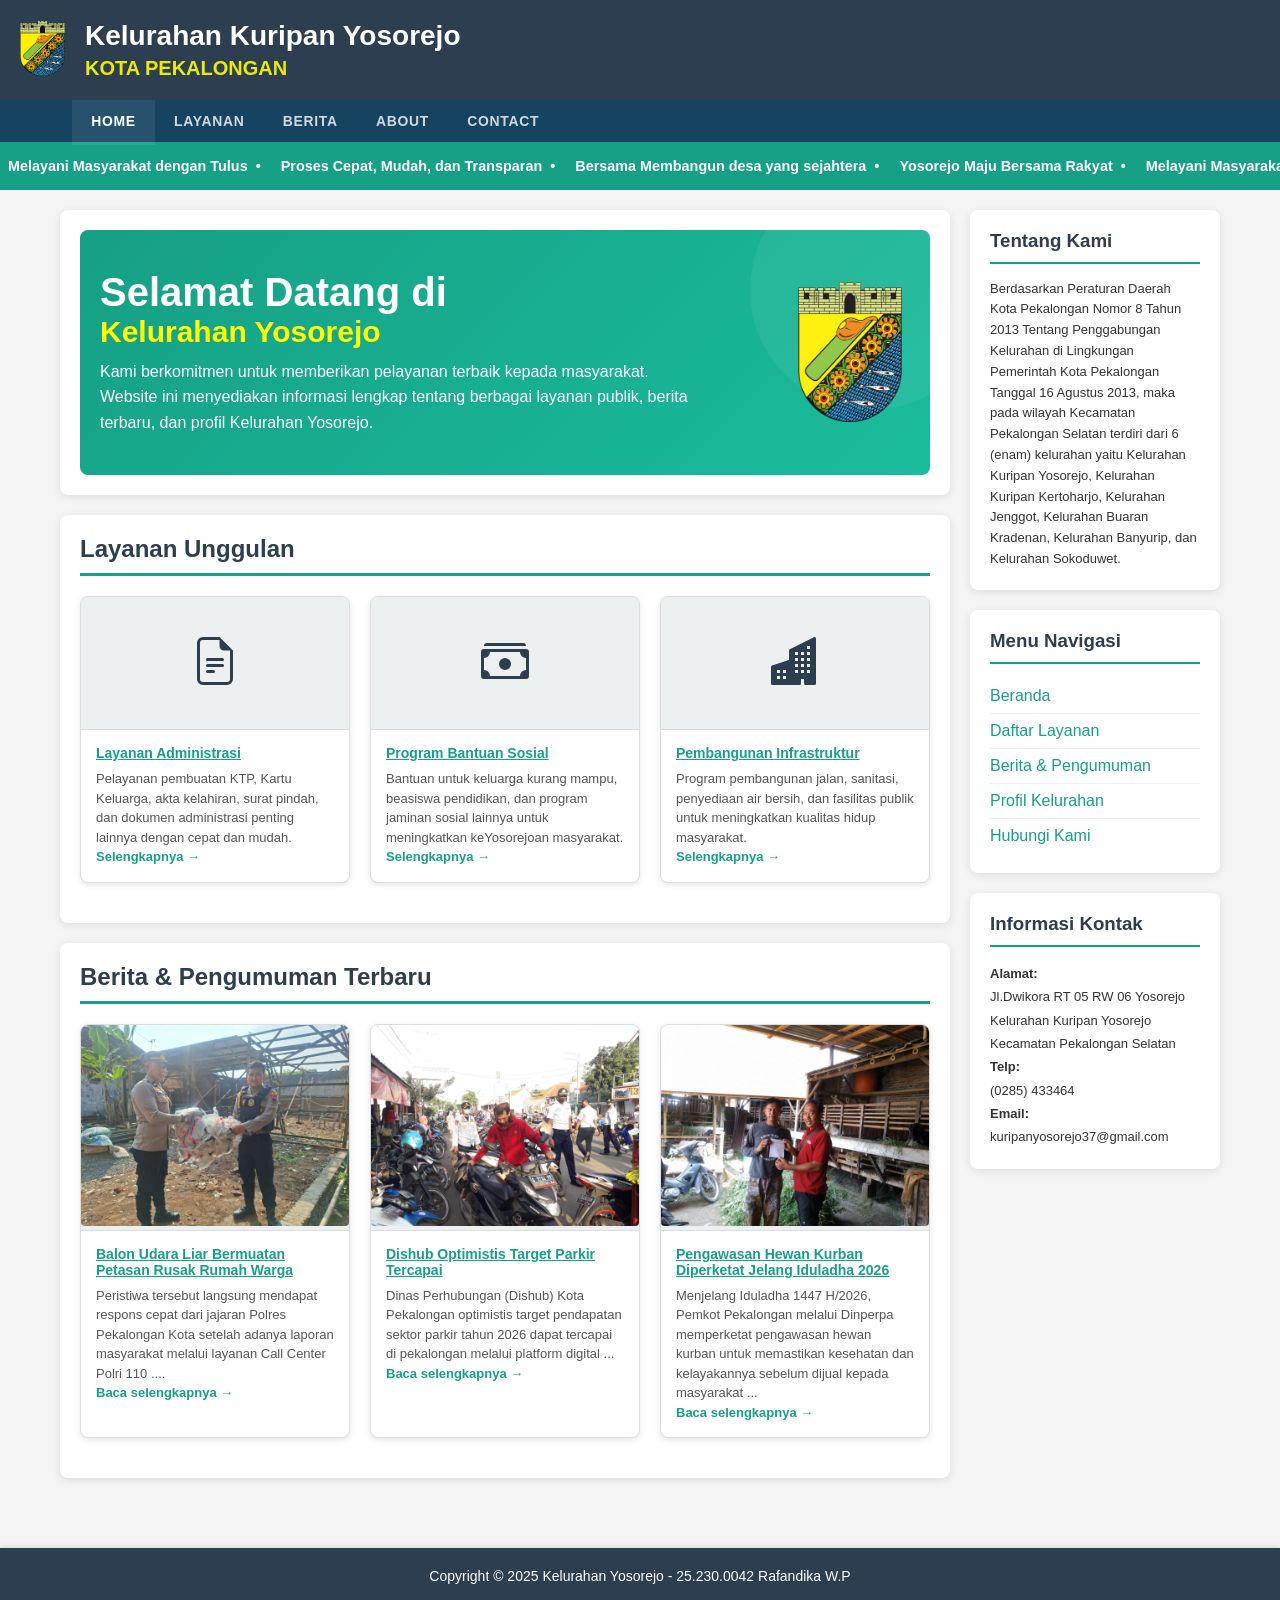
<file: index.html>
<!doctype html>
<html lang="id">
  <head>
    <meta charset="UTF-8" />
    <meta name="viewport" content="width=device-width, initial-scale=1.0" />
    <title>Website Layanan Kelurahan</title>
    <link rel="stylesheet" href="style.css" />
  </head>
  <body>
    <header>
      <div class="logo">
        <img src="img/logokota.png" alt="" />
      </div>
      <div class="header-text">
        <h1>Kelurahan Kuripan Yosorejo</h1>
        <p>Kota Pekalongan</p>
      </div>
    </header>

    <nav class="navigasi">
      <ul>
        <li><a href="index.html" class="aktif"> HOME</a></li>
        <li><a href="layanan.html"> LAYANAN</a></li>
        <li><a href="berita.html"> BERITA</a></li>
        <li><a href="about.html"> ABOUT</a></li>
        <li><a href="contact.html"> CONTACT</a></li>
      </ul>
    </nav>

    <div class="slogan-berjalan">
      <div class="slogan-teks">
        <span>Melayani Masyarakat dengan Tulus &nbsp;&bull;&nbsp;</span>
        <span>Proses Cepat, Mudah, dan Transparan &nbsp;&bull;&nbsp;</span>
        <span>Bersama Membangun desa yang sejahtera &nbsp;&bull;&nbsp;</span>
        <span>Yosorejo Maju Bersama Rakyat &nbsp;&bull;&nbsp;</span>
        <span>Melayani Masyarakat dengan Tulus &nbsp;&bull;&nbsp;</span>
        <span>Proses Cepat, Mudah, dan Transparan &nbsp;&bull;&nbsp;</span>
        <span>Bersama Membangun desa yang sejahtera &nbsp;&bull;&nbsp;</span>
        <span>Yosorejo Maju Bersama Rakyat &nbsp;&bull;&nbsp;</span>
      </div>
    </div>

    <div class="container">
      <main class="main-content">
        <section class="konten">
          <div class="selamat-datang">
            <div class="hero-main">
              <span>Selamat Datang di</span>
              <span>Kelurahan Yosorejo</span>
              <p>
                Kami berkomitmen untuk memberikan pelayanan terbaik kepada
                masyarakat. Website ini menyediakan informasi lengkap tentang
                berbagai layanan publik, berita terbaru, dan profil Kelurahan
                Yosorejo.
              </p>
            </div>
            <div class="hero-logo">
              <img src="img/logokota.png" alt="" />
            </div>
          </div>
        </section>

        <section class="konten">
          <h2>Layanan Unggulan</h2>
          <div class="produk-grid">
            <div class="produk-item">
              <div class="produk-gambar">
                <p>
                  <svg
                    xmlns="http://www.w3.org/2000/svg"
                    width="48"
                    height="48"
                    fill="currentColor"
                    class="bi bi-file-earmark-text"
                    viewBox="0 0 16 16"
                  >
                    <path
                      d="M5.5 7a.5.5 0 0 0 0 1h5a.5.5 0 0 0 0-1zM5 9.5a.5.5 0 0 1 .5-.5h5a.5.5 0 0 1 0 1h-5a.5.5 0 0 1-.5-.5m0 2a.5.5 0 0 1 .5-.5h2a.5.5 0 0 1 0 1h-2a.5.5 0 0 1-.5-.5"
                    />
                    <path
                      d="M9.5 0H4a2 2 0 0 0-2 2v12a2 2 0 0 0 2 2h8a2 2 0 0 0 2-2V4.5zm0 1v2A1.5 1.5 0 0 0 11 4.5h2V14a1 1 0 0 1-1 1H4a1 1 0 0 1-1-1V2a1 1 0 0 1 1-1z"
                    />
                  </svg>
                </p>
              </div>
              <div class="produk-info">
                <h3>Layanan Administrasi</h3>
                <p>
                  Pelayanan pembuatan KTP, Kartu Keluarga, akta kelahiran, surat
                  pindah, dan dokumen administrasi penting lainnya dengan cepat
                  dan mudah.
                </p>
                <p>
                  <a
                    href="layanan.html"
                    style="
                      color: #16a085;
                      text-decoration: none;
                      font-weight: bold;
                    "
                    >Selengkapnya →</a
                  >
                </p>
              </div>
            </div>

            <div class="produk-item">
              <div class="produk-gambar">
                <p>
                  <svg
                    xmlns="http://www.w3.org/2000/svg"
                    width="48"
                    height="48"
                    fill="currentColor"
                    class="bi bi-cash-stack"
                    viewBox="0 0 16 16"
                  >
                    <path
                      d="M1 3a1 1 0 0 1 1-1h12a1 1 0 0 1 1 1zm7 8a2 2 0 1 0 0-4 2 2 0 0 0 0 4"
                    />
                    <path
                      d="M0 5a1 1 0 0 1 1-1h14a1 1 0 0 1 1 1v8a1 1 0 0 1-1 1H1a1 1 0 0 1-1-1zm3 0a2 2 0 0 1-2 2v4a2 2 0 0 1 2 2h10a2 2 0 0 1 2-2V7a2 2 0 0 1-2-2z"
                    />
                  </svg>
                </p>
              </div>
              <div class="produk-info">
                <h3>Program Bantuan Sosial</h3>
                <p>
                  Bantuan untuk keluarga kurang mampu, beasiswa pendidikan, dan
                  program jaminan sosial lainnya untuk meningkatkan keYosorejoan
                  masyarakat.
                </p>
                <p>
                  <a
                    href="layanan.html"
                    style="
                      color: #16a085;
                      text-decoration: none;
                      font-weight: bold;
                    "
                    >Selengkapnya →</a
                  >
                </p>
              </div>
            </div>

            <div class="produk-item">
              <div class="produk-gambar">
                <p>
                  <svg
                    xmlns="http://www.w3.org/2000/svg"
                    width="48"
                    height="48"
                    fill="currentColor"
                    class="bi bi-buildings-fill"
                    viewBox="0 0 16 16"
                  >
                    <path
                      d="M15 .5a.5.5 0 0 0-.724-.447l-8 4A.5.5 0 0 0 6 4.5v3.14L.342 9.526A.5.5 0 0 0 0 10v5.5a.5.5 0 0 0 .5.5h9a.5.5 0 0 0 .5-.5V14h1v1.5a.5.5 0 0 0 .5.5h3a.5.5 0 0 0 .5-.5zM2 11h1v1H2zm2 0h1v1H4zm-1 2v1H2v-1zm1 0h1v1H4zm9-10v1h-1V3zM8 5h1v1H8zm1 2v1H8V7zM8 9h1v1H8zm2 0h1v1h-1zm-1 2v1H8v-1zm1 0h1v1h-1zm3-2v1h-1V9zm-1 2h1v1h-1zm-2-4h1v1h-1zm3 0v1h-1V7zm-2-2v1h-1V5zm1 0h1v1h-1z"
                    />
                  </svg>
                </p>
              </div>
              <div class="produk-info">
                <h3>Pembangunan Infrastruktur</h3>
                <p>
                  Program pembangunan jalan, sanitasi, penyediaan air bersih,
                  dan fasilitas publik untuk meningkatkan kualitas hidup
                  masyarakat.
                </p>
                <p>
                  <a
                    href="layanan.html"
                    style="
                      color: #16a085;
                      text-decoration: none;
                      font-weight: bold;
                    "
                    >Selengkapnya →</a
                  >
                </p>
              </div>
            </div>
          </div>
        </section>

        <section class="konten">
          <h2>Berita & Pengumuman Terbaru</h2>
          <div class="produk-grid">
            <div class="produk-item">
              <div class="produk-gambar-berita">
                <img src="img/berita1.jpeg" alt="" />
              </div>
              <div class="produk-info">
                <h3>Balon Udara Liar Bermuatan Petasan Rusak Rumah Warga</h3>
                <p>
                  Peristiwa tersebut langsung mendapat respons cepat dari
                  jajaran Polres Pekalongan Kota setelah adanya laporan
                  masyarakat melalui layanan Call Center Polri 110 ....
                </p>
                <p>
                  <a
                    href="berita.html"
                    style="
                      color: #16a085;
                      text-decoration: none;
                      font-weight: bold;
                    "
                    >Baca selengkapnya →</a
                  >
                </p>
              </div>
            </div>
            <div class="produk-item">
              <div class="produk-gambar-berita">
                <img src="img/berita2.jpeg" alt="" />
              </div>
              <div class="produk-info">
                <h3>Dishub Optimistis Target Parkir Tercapai</h3>
                <p>
                  Dinas Perhubungan (Dishub) Kota Pekalongan optimistis target
                  pendapatan sektor parkir tahun 2026 dapat tercapai di
                  pekalongan melalui platform digital ...
                </p>
                <p>
                  <a
                    href="berita.html"
                    style="
                      color: #16a085;
                      text-decoration: none;
                      font-weight: bold;
                    "
                    >Baca selengkapnya →</a
                  >
                </p>
              </div>
            </div>
            <div class="produk-item">
              <div class="produk-gambar-berita">
                <img src="img/berita3.jpeg" alt="" />
              </div>
              <div class="produk-info">
                <h3>Pengawasan Hewan Kurban Diperketat Jelang Iduladha 2026</h3>
                <p>
                  Menjelang Iduladha 1447 H/2026, Pemkot Pekalongan melalui
                  Dinperpa memperketat pengawasan hewan kurban untuk memastikan
                  kesehatan dan kelayakannya sebelum dijual kepada masyarakat
                  ...
                </p>
                <p>
                  <a
                    href="berita.html"
                    style="
                      color: #16a085;
                      text-decoration: none;
                      font-weight: bold;
                    "
                    >Baca selengkapnya →</a
                  >
                </p>
              </div>
            </div>
          </div>
        </section>
      </main>

      <aside class="sidebar">
        <div class="sidebar-box" id="about">
          <h3>Tentang Kami</h3>
          <p style="font-size: 13px; line-height: 1.6">
            Berdasarkan Peraturan Daerah Kota Pekalongan Nomor 8 Tahun 2013
            Tentang Penggabungan Kelurahan di Lingkungan Pemerintah Kota
            Pekalongan Tanggal 16 Agustus 2013, maka pada wilayah Kecamatan
            Pekalongan Selatan terdiri dari 6 (enam) kelurahan yaitu Kelurahan
            Kuripan Yosorejo, Kelurahan Kuripan Kertoharjo, Kelurahan Jenggot,
            Kelurahan Buaran Kradenan, Kelurahan Banyurip, dan Kelurahan
            Sokoduwet.
          </p>
        </div>

        <div class="sidebar-box">
          <h3>Menu Navigasi</h3>
          <ul>
            <li><a href="index.html">Beranda</a></li>
            <li><a href="layanan.html">Daftar Layanan</a></li>
            <li><a href="berita.html">Berita & Pengumuman</a></li>
            <li><a href="about.html">Profil Kelurahan</a></li>
            <li><a href="contact.html">Hubungi Kami</a></li>
          </ul>
        </div>

        <div class="sidebar-box" id="contact">
          <h3>Informasi Kontak</h3>
          <p style="font-size: 13px; line-height: 1.8">
            <strong>Alamat:</strong><br />
            Jl.Dwikora RT 05 RW 06 Yosorejo Kelurahan Kuripan Yosorejo Kecamatan
            Pekalongan Selatan<br />
            <strong>Telp:</strong><br />
            (0285) 433464<br />
            <strong>Email:</strong> kuripanyosorejo37@gmail.com
          </p>
        </div>
      </aside>
    </div>

    <footer>
        <p>Copyright &copy; 2025 Kelurahan Yosorejo - 25.230.0042 Rafandika W.P</p>
    </footer>
  </body>
</html>
</file>
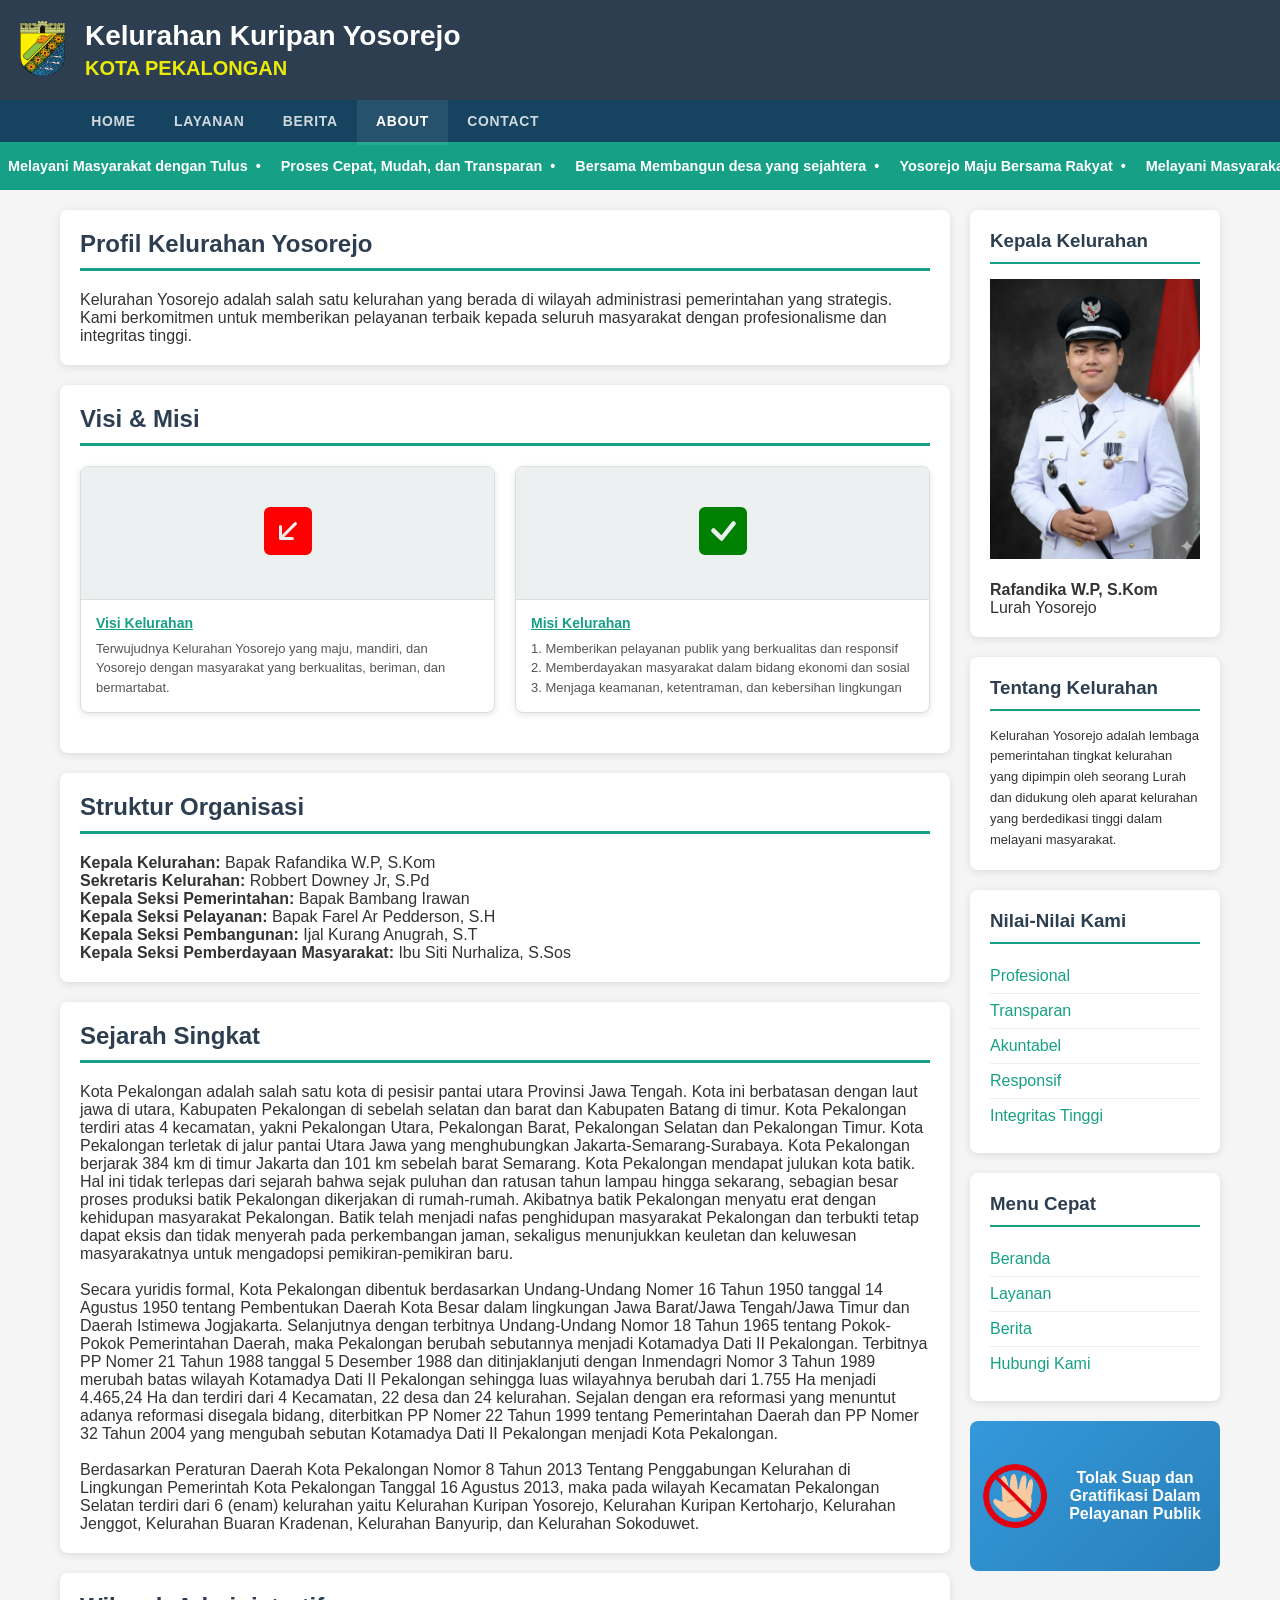
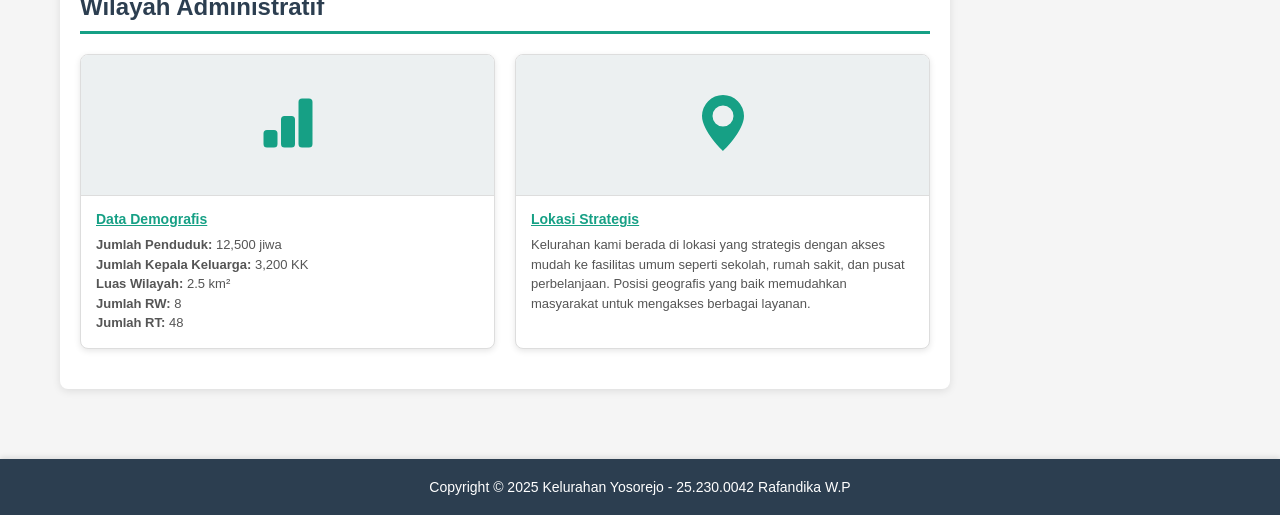
<file: about.html>
<!doctype html>
<html lang="id">
  <head>
    <meta charset="UTF-8" />
    <meta name="viewport" content="width=device-width, initial-scale=1.0" />
    <title>About - Kelurahan Yosorejo</title>
    <link rel="stylesheet" href="style.css" />
  </head>
  <body>
    <header>
      <div class="logo">
        <img src="img/logokota.png" alt="" />
      </div>
      <div class="header-text">
        <h1>Kelurahan Kuripan Yosorejo</h1>
        <p>Kota Pekalongan</p>
      </div>
    </header>

    <nav class="navigasi">
      <ul>
        <li><a href="index.html">HOME</a></li>
        <li><a href="layanan.html">LAYANAN</a></li>
        <li><a href="berita.html">BERITA</a></li>
        <li><a href="about.html" class="aktif">ABOUT</a></li>
        <li><a href="contact.html">CONTACT</a></li>
      </ul>
    </nav>

    <div class="slogan-berjalan">
      <div class="slogan-teks">
        <span>Melayani Masyarakat dengan Tulus &nbsp;&bull;&nbsp;</span>
        <span>Proses Cepat, Mudah, dan Transparan &nbsp;&bull;&nbsp;</span>
        <span>Bersama Membangun desa yang sejahtera &nbsp;&bull;&nbsp;</span>
        <span>Yosorejo Maju Bersama Rakyat &nbsp;&bull;&nbsp;</span>
        <span>Melayani Masyarakat dengan Tulus &nbsp;&bull;&nbsp;</span>
        <span>Proses Cepat, Mudah, dan Transparan &nbsp;&bull;&nbsp;</span>
        <span>Bersama Membangun desa yang sejahtera &nbsp;&bull;&nbsp;</span>
        <span>Yosorejo Maju Bersama Rakyat &nbsp;&bull;&nbsp;</span>
      </div>
    </div>

    <div class="container">
      <main class="main-content">
        <section class="konten">
          <h2>Profil Kelurahan Yosorejo</h2>
          <p>
            Kelurahan Yosorejo adalah salah satu kelurahan yang berada di
            wilayah administrasi pemerintahan yang strategis. Kami berkomitmen
            untuk memberikan pelayanan terbaik kepada seluruh masyarakat dengan
            profesionalisme dan integritas tinggi.
          </p>
        </section>

        <section class="konten">
          <h2>Visi & Misi</h2>
          <div class="produk-grid">
            <div class="produk-item">
              <div class="produk-gambar">
                <p>
                  <svg
                    xmlns="http://www.w3.org/2000/svg"
                    width="48"
                    height="48"
                    fill="red"
                    class="bi bi-arrow-down-left-square-fill"
                    viewBox="0 0 16 16"
                  >
                    <path
                      d="M2 16a2 2 0 0 1-2-2V2a2 2 0 0 1 2-2h12a2 2 0 0 1 2 2v12a2 2 0 0 1-2 2zm8.096-10.803L6 9.293V6.525a.5.5 0 0 0-1 0V10.5a.5.5 0 0 0 .5.5h3.975a.5.5 0 0 0 0-1H6.707l4.096-4.096a.5.5 0 1 0-.707-.707"
                    />
                  </svg>
                </p>
              </div>
              <div class="produk-info">
                <h3>Visi Kelurahan</h3>
                <p>
                  Terwujudnya Kelurahan Yosorejo yang maju, mandiri, dan
                  Yosorejo dengan masyarakat yang berkualitas, beriman, dan
                  bermartabat.
                </p>
              </div>
            </div>

            <div class="produk-item">
              <div class="produk-gambar">
                <p>
                  <svg
                    xmlns="http://www.w3.org/2000/svg"
                    width="48"
                    height="48"
                    fill="green"
                    class="bi bi-check-square-fill"
                    viewBox="0 0 16 16"
                  >
                    <path
                      d="M2 0a2 2 0 0 0-2 2v12a2 2 0 0 0 2 2h12a2 2 0 0 0 2-2V2a2 2 0 0 0-2-2zm10.03 4.97a.75.75 0 0 1 .011 1.05l-3.992 4.99a.75.75 0 0 1-1.08.02L4.324 8.384a.75.75 0 1 1 1.06-1.06l2.094 2.093 3.473-4.425a.75.75 0 0 1 1.08-.022z"
                    />
                  </svg>
                </p>
              </div>
              <div class="produk-info">
                <h3>Misi Kelurahan</h3>
                <p>
                  1. Memberikan pelayanan publik yang berkualitas dan responsif
                  <br />2. Memberdayakan masyarakat dalam bidang ekonomi dan
                  sosial <br />3. Menjaga keamanan, ketentraman, dan kebersihan
                  lingkungan
                </p>
              </div>
            </div>
          </div>
        </section>

        <section class="konten">
          <h2>Struktur Organisasi</h2>
          <p><strong>Kepala Kelurahan:</strong> Bapak Rafandika W.P, S.Kom</p>
          <p><strong>Sekretaris Kelurahan:</strong> Robbert Downey Jr, S.Pd</p>
          <p>
            <strong>Kepala Seksi Pemerintahan:</strong> Bapak Bambang Irawan
          </p>
          <p><strong>Kepala Seksi Pelayanan:</strong> Bapak Farel Ar Pedderson, S.H</p>
          <p>
            <strong>Kepala Seksi Pembangunan:</strong> Ijal Kurang Anugrah, S.T
          </p>
          <p>
            <strong>Kepala Seksi Pemberdayaan Masyarakat:</strong> Ibu Siti Nurhaliza, S.Sos
          </p>
        </section>

        <section class="konten">
          <h2>Sejarah Singkat</h2>
          <p>
            Kota Pekalongan adalah salah satu kota di pesisir pantai utara
            Provinsi Jawa Tengah. Kota ini berbatasan dengan laut jawa di utara,
            Kabupaten Pekalongan di sebelah selatan dan barat dan Kabupaten
            Batang di timur. Kota Pekalongan terdiri atas 4 kecamatan, yakni
            Pekalongan Utara, Pekalongan Barat, Pekalongan Selatan dan
            Pekalongan Timur. Kota Pekalongan terletak di jalur pantai Utara
            Jawa yang menghubungkan Jakarta-Semarang-Surabaya. Kota Pekalongan
            berjarak 384 km di timur Jakarta dan 101 km sebelah barat Semarang.
            Kota Pekalongan mendapat julukan kota batik. Hal ini tidak terlepas
            dari sejarah bahwa sejak puluhan dan ratusan tahun lampau hingga
            sekarang, sebagian besar proses produksi batik Pekalongan dikerjakan
            di rumah-rumah. Akibatnya batik Pekalongan menyatu erat dengan
            kehidupan masyarakat Pekalongan. Batik telah menjadi nafas
            penghidupan masyarakat Pekalongan dan terbukti tetap dapat eksis dan
            tidak menyerah pada perkembangan jaman, sekaligus menunjukkan
            keuletan dan keluwesan masyarakatnya untuk mengadopsi
            pemikiran-pemikiran baru. <br />
            <br />
            Secara yuridis formal, Kota Pekalongan dibentuk berdasarkan
            Undang-Undang Nomer 16 Tahun 1950 tanggal 14 Agustus 1950 tentang
            Pembentukan Daerah Kota Besar dalam lingkungan Jawa Barat/Jawa
            Tengah/Jawa Timur dan Daerah Istimewa Jogjakarta. Selanjutnya dengan
            terbitnya Undang-Undang Nomor 18 Tahun 1965 tentang Pokok-Pokok
            Pemerintahan Daerah, maka Pekalongan berubah sebutannya menjadi
            Kotamadya Dati II Pekalongan. Terbitnya PP Nomer 21 Tahun 1988
            tanggal 5 Desember 1988 dan ditinjaklanjuti dengan Inmendagri Nomor
            3 Tahun 1989 merubah batas wilayah Kotamadya Dati II Pekalongan
            sehingga luas wilayahnya berubah dari 1.755 Ha menjadi 4.465,24 Ha
            dan terdiri dari 4 Kecamatan, 22 desa dan 24 kelurahan. Sejalan
            dengan era reformasi yang menuntut adanya reformasi disegala bidang,
            diterbitkan PP Nomer 22 Tahun 1999 tentang Pemerintahan Daerah dan
            PP Nomer 32 Tahun 2004 yang mengubah sebutan Kotamadya Dati II
            Pekalongan menjadi Kota Pekalongan.
            <br /><br />

            Berdasarkan Peraturan Daerah Kota Pekalongan Nomor 8 Tahun 2013
            Tentang Penggabungan Kelurahan di Lingkungan Pemerintah Kota
            Pekalongan Tanggal 16 Agustus 2013, maka pada wilayah Kecamatan
            Pekalongan Selatan terdiri dari 6 (enam) kelurahan yaitu Kelurahan
            Kuripan Yosorejo, Kelurahan Kuripan Kertoharjo, Kelurahan Jenggot,
            Kelurahan Buaran Kradenan, Kelurahan Banyurip, dan Kelurahan
            Sokoduwet.
          </p>
        </section>

        <section class="konten">
          <h2>Wilayah Administratif</h2>
          <div class="produk-grid">
            <div class="produk-item">
              <div class="produk-gambar">
                <p>
                  <svg
                    xmlns="http://www.w3.org/2000/svg"
                    width="56"
                    height="56"
                    fill="#16A085"
                    class="bi bi-bar-chart-fill"
                    viewBox="0 0 16 16"
                  >
                    <path
                      d="M1 11a1 1 0 0 1 1-1h2a1 1 0 0 1 1 1v3a1 1 0 0 1-1 1H2a1 1 0 0 1-1-1zm5-4a1 1 0 0 1 1-1h2a1 1 0 0 1 1 1v7a1 1 0 0 1-1 1H7a1 1 0 0 1-1-1zm5-5a1 1 0 0 1 1-1h2a1 1 0 0 1 1 1v12a1 1 0 0 1-1 1h-2a1 1 0 0 1-1-1z"
                    />
                  </svg>
                </p>
              </div>
              <div class="produk-info">
                <h3>Data Demografis</h3>
                <p>
                  <strong>Jumlah Penduduk:</strong> 12,500 jiwa <br /><strong
                    >Jumlah Kepala Keluarga:</strong
                  >
                  3,200 KK <br /><strong>Luas Wilayah:</strong> 2.5 km²
                  <br /><strong>Jumlah RW:</strong> 8 <br /><strong
                    >Jumlah RT:</strong
                  >
                  48
                </p>
              </div>
            </div>

            <div class="produk-item">
              <div class="produk-gambar">
                <p>
                  <svg
                    xmlns="http://www.w3.org/2000/svg"
                    width="56"
                    height="56"
                    fill="#16A085"
                    class="bi bi-geo-alt-fill"
                    viewBox="0 0 16 16"
                  >
                    <path
                      d="M8 16s6-5.686 6-10A6 6 0 0 0 2 6c0 4.314 6 10 6 10m0-7a3 3 0 1 1 0-6 3 3 0 0 1 0 6"
                    />
                  </svg>
                </p>
              </div>
              <div class="produk-info">
                <h3>Lokasi Strategis</h3>
                <p>
                  Kelurahan kami berada di lokasi yang strategis dengan akses
                  mudah ke fasilitas umum seperti sekolah, rumah sakit, dan
                  pusat perbelanjaan. Posisi geografis yang baik memudahkan
                  masyarakat untuk mengakses berbagai layanan.
                </p>
              </div>
            </div>
          </div>
        </section>
      </main>

      

      <aside class="sidebar">

        <div class="sidebar-box lurah-box">
          <h3>Kepala Kelurahan</h3>
          <img src="img/fotolurah.png" alt="">
            <br>
            <br>
            <span style="font-weight: bold;">Rafandika W.P, S.Kom</span>
            <br>
            Lurah Yosorejo</p>
        </div>

        <div class="sidebar-box">
          <h3>Tentang Kelurahan</h3>
          <p style="font-size: 13px; line-height: 1.6">
            Kelurahan Yosorejo adalah lembaga pemerintahan tingkat kelurahan
            yang dipimpin oleh seorang Lurah dan didukung oleh aparat kelurahan
            yang berdedikasi tinggi dalam melayani masyarakat.
          </p>
        </div>

        <div class="sidebar-box">
          <h3>Nilai-Nilai Kami</h3>
          <ul>
            <li><a href="#">Profesional</a></li>
            <li><a href="#">Transparan</a></li>
            <li><a href="#">Akuntabel</a></li>
            <li><a href="#">Responsif</a></li>
            <li><a href="#">Integritas Tinggi</a></li>
          </ul>
        </div>

        <div class="sidebar-box">
          <h3>Menu Cepat</h3>
          <ul>
            <li><a href="index.html">Beranda</a></li>
            <li><a href="layanan.html">Layanan</a></li>
            <li><a href="berita.html">Berita</a></li>
            <li><a href="contact.html">Hubungi Kami</a></li>
          </ul>
        </div>

        <div class="iklan-suap">
          <img src="img/no.png" alt="" />
          <p>Tolak Suap dan Gratifikasi Dalam Pelayanan Publik</p>
        </div>
      </aside>
    </div>

    <footer>
      <p>
        Copyright &copy; 2025 Kelurahan Yosorejo - 25.230.0042 Rafandika W.P
      </p>
    </footer>
  </body>
</html>
</file>
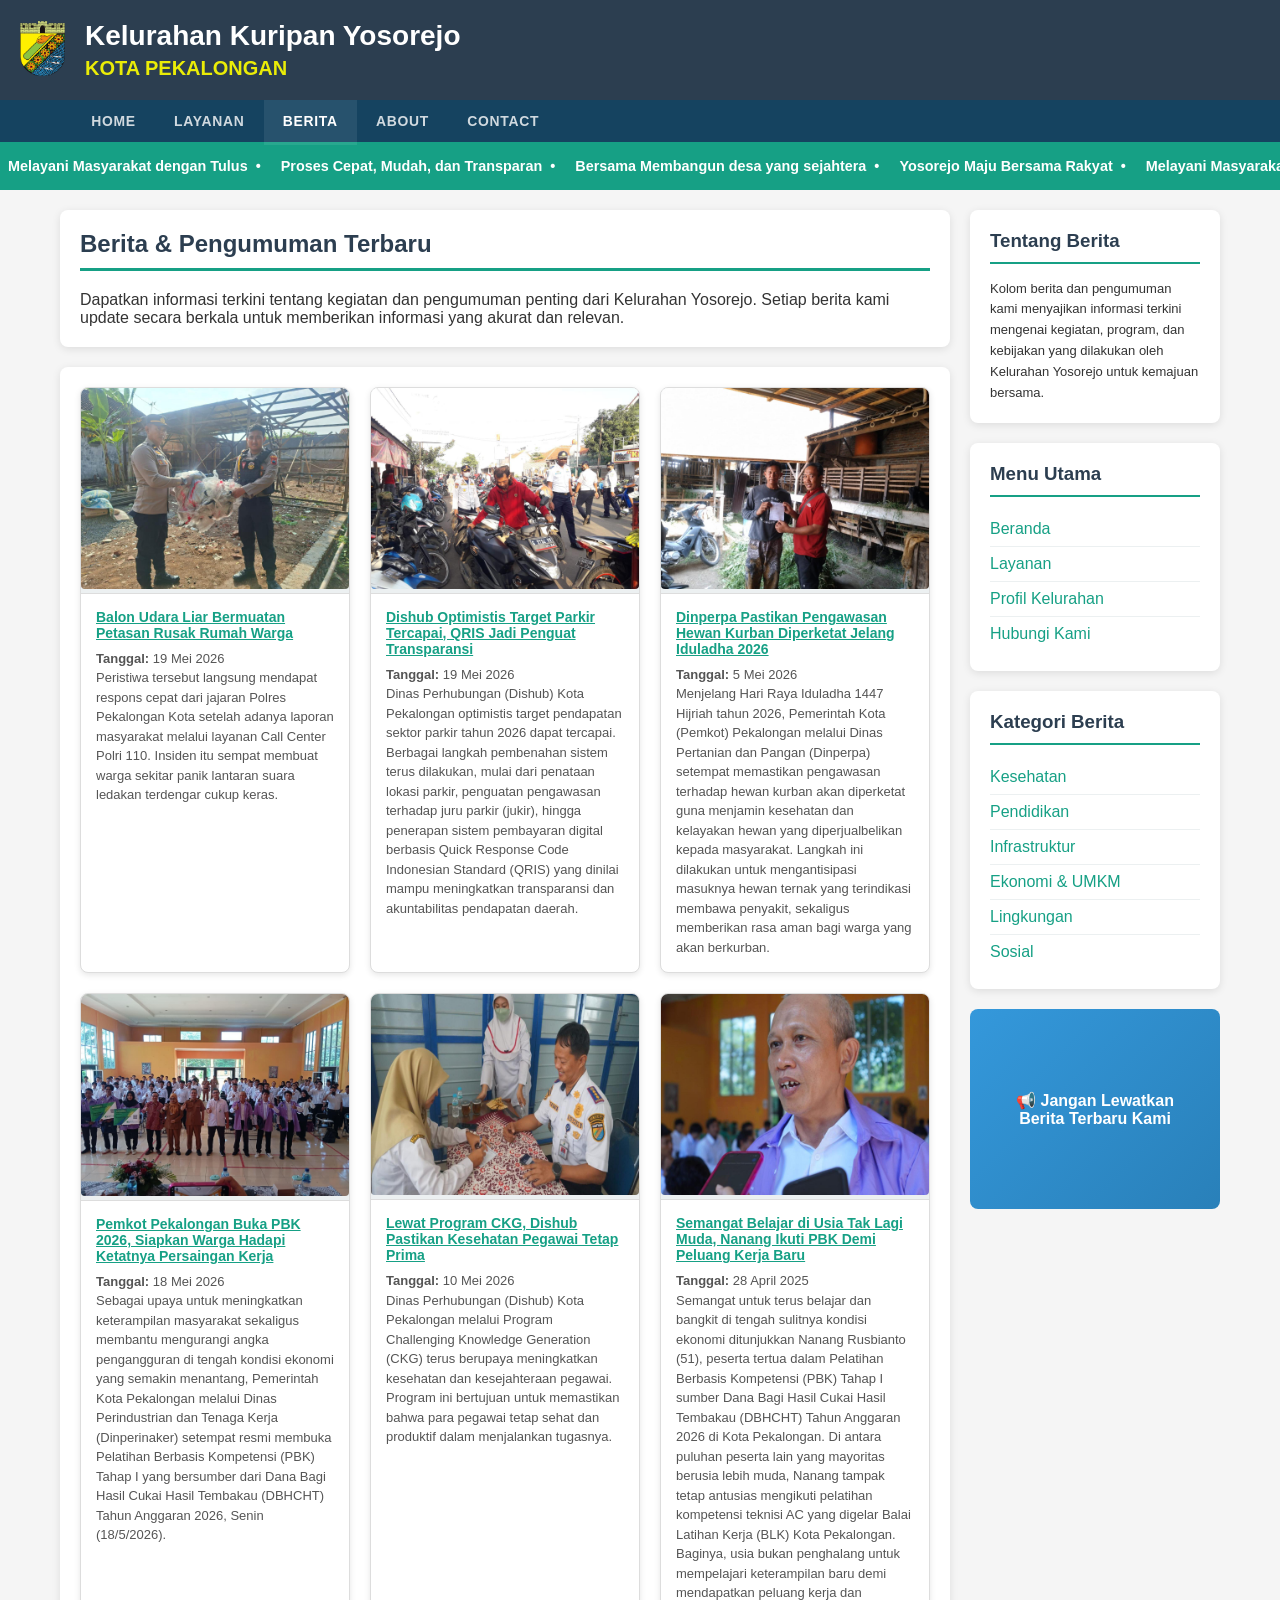
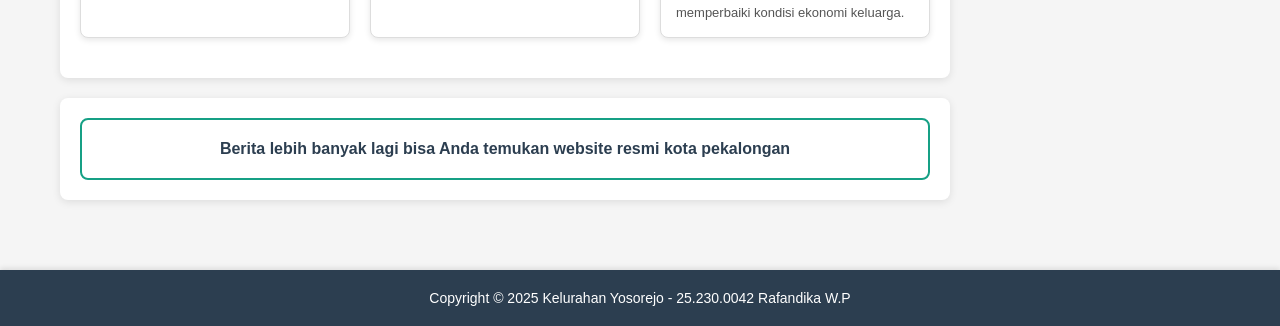
<file: berita.html>
<!DOCTYPE html>
<html lang="id">
<head>
    <meta charset="UTF-8">
    <meta name="viewport" content="width=device-width, initial-scale=1.0">
    <title>Berita - Kelurahan Yosorejo</title>
    <link rel="stylesheet" href="style.css">
</head>
<body>
    <header>
        <div class="logo">
            <img src="img/logokota.png" alt="">
        </div>
        <div class="header-text">
            <h1>Kelurahan Kuripan Yosorejo</h1>
            <p>Kota Pekalongan</p>
        </div>
    </header>

    <nav class="navigasi">
        <ul>
            <li><a href="index.html">HOME</a></li>
            <li><a href="layanan.html">LAYANAN</a></li>
            <li><a href="berita.html" class="aktif">BERITA</a></li>
            <li><a href="about.html">ABOUT</a></li>
            <li><a href="contact.html">CONTACT</a></li>
        </ul>
    </nav>

    <div class="slogan-berjalan">
      <div class="slogan-teks">
        <span>Melayani Masyarakat dengan Tulus &nbsp;&bull;&nbsp;</span>
        <span>Proses Cepat, Mudah, dan Transparan &nbsp;&bull;&nbsp;</span>
        <span>Bersama Membangun desa yang sejahtera &nbsp;&bull;&nbsp;</span>
        <span>Yosorejo Maju Bersama Rakyat &nbsp;&bull;&nbsp;</span>
        <span>Melayani Masyarakat dengan Tulus &nbsp;&bull;&nbsp;</span>
        <span>Proses Cepat, Mudah, dan Transparan &nbsp;&bull;&nbsp;</span>
        <span>Bersama Membangun desa yang sejahtera &nbsp;&bull;&nbsp;</span>
        <span>Yosorejo Maju Bersama Rakyat &nbsp;&bull;&nbsp;</span>
      </div>
    </div>

    <div class="container">
        <main class="main-content">
            <section class="konten">
                <h2>Berita & Pengumuman Terbaru</h2>
                <p>Dapatkan informasi terkini tentang kegiatan dan pengumuman penting dari Kelurahan Yosorejo. Setiap berita kami update secara berkala untuk memberikan informasi yang akurat dan relevan.</p>
            </section>

            <section class="konten">
                <div class="produk-grid">
                    <div class="produk-item">
                        <div class="produk-gambar-berita">
                            <img src="img/berita1.jpeg" alt="">
                        </div>
                        <div class="produk-info">
                            <h3>Balon Udara Liar Bermuatan Petasan Rusak Rumah Warga</h3>
                            <p><strong>Tanggal:</strong> 19 Mei 2026</p>
                            <p>Peristiwa tersebut langsung mendapat respons cepat dari jajaran Polres Pekalongan Kota setelah adanya laporan masyarakat melalui layanan Call Center Polri 110. Insiden itu sempat membuat warga sekitar panik lantaran suara ledakan terdengar cukup keras.</p>
                        </div>
                    </div>

                    <div class="produk-item">
                        <div class="produk-gambar-berita">
                            <img src="img/berita2.jpeg" alt="">
                        </div>
                        <div class="produk-info">
                            <h3>Dishub Optimistis Target Parkir Tercapai, QRIS Jadi Penguat Transparansi</h3>
                            <p><strong>Tanggal:</strong> 19 Mei 2026</p>
                            <p>Dinas Perhubungan (Dishub) Kota Pekalongan optimistis target pendapatan sektor parkir tahun 2026 dapat tercapai. Berbagai langkah pembenahan sistem terus dilakukan, mulai dari penataan lokasi parkir, penguatan pengawasan terhadap juru parkir (jukir), hingga penerapan sistem pembayaran digital berbasis Quick Response Code Indonesian Standard (QRIS) yang dinilai mampu meningkatkan transparansi dan akuntabilitas pendapatan daerah.</p>
                        </div>
                    </div>

                    <div class="produk-item">
                        <div class="produk-gambar-berita">
                            <img src="img/berita3.jpeg" alt="">
                        </div>
                        <div class="produk-info">
                            <h3>Dinperpa Pastikan Pengawasan Hewan Kurban Diperketat Jelang Iduladha 2026</h3>
                            <p><strong>Tanggal:</strong> 5 Mei 2026</p>
                            <p>Menjelang Hari Raya Iduladha 1447 Hijriah tahun 2026, Pemerintah Kota (Pemkot) Pekalongan melalui Dinas Pertanian dan Pangan (Dinperpa) setempat memastikan pengawasan terhadap hewan kurban akan diperketat guna menjamin kesehatan dan kelayakan hewan yang diperjualbelikan kepada masyarakat. Langkah ini dilakukan untuk mengantisipasi masuknya hewan ternak yang terindikasi membawa penyakit, sekaligus memberikan rasa aman bagi warga yang akan berkurban.</p>
                        </div>
                    </div>

                    <div class="produk-item">
                        <div class="produk-gambar-berita">
                            <img src="img/berita4.jpeg" alt="">
                        </div>
                        <div class="produk-info">
                            <h3>Pemkot Pekalongan Buka PBK 2026, Siapkan Warga Hadapi Ketatnya Persaingan Kerja</h3>
                            <p><strong>Tanggal:</strong> 18 Mei 2026</p>
                            <p>Sebagai upaya untuk meningkatkan keterampilan masyarakat sekaligus membantu mengurangi angka pengangguran di tengah kondisi ekonomi yang semakin menantang, Pemerintah Kota Pekalongan melalui Dinas Perindustrian dan Tenaga Kerja (Dinperinaker) setempat resmi membuka Pelatihan Berbasis Kompetensi (PBK) Tahap I yang bersumber dari Dana Bagi Hasil Cukai Hasil Tembakau (DBHCHT) Tahun Anggaran 2026, Senin (18/5/2026).</p>
                        </div>
                    </div>

                    <div class="produk-item">
                        <div class="produk-gambar-berita">
                            <img class="" src="img/berita5.jpeg" alt="">
                        </div>
                        <div class="produk-info">
                            <h3>Lewat Program CKG, Dishub Pastikan Kesehatan Pegawai Tetap Prima</h3>
                            <p><strong>Tanggal:</strong> 10 Mei 2026</p>
                            <p>Dinas Perhubungan (Dishub) Kota Pekalongan melalui Program Challenging Knowledge Generation (CKG) terus berupaya meningkatkan kesehatan dan kesejahteraan pegawai. Program ini bertujuan untuk memastikan bahwa para pegawai tetap sehat dan produktif dalam menjalankan tugasnya.</p>
                        </div>
                    </div>

                    <div class="produk-item">
                        <div class="produk-gambar-berita">
                            <img src="img/berita6.jpeg" alt="">
                        </div>
                        <div class="produk-info">
                            <h3>Semangat Belajar di Usia Tak Lagi Muda, Nanang Ikuti PBK Demi Peluang Kerja Baru</h3>
                            <p><strong>Tanggal:</strong> 28 April 2025</p>
                            <p>Semangat untuk terus belajar dan bangkit di tengah sulitnya kondisi ekonomi ditunjukkan Nanang Rusbianto (51), peserta tertua dalam Pelatihan Berbasis Kompetensi (PBK) Tahap I sumber Dana Bagi Hasil Cukai Hasil Tembakau (DBHCHT) Tahun Anggaran 2026 di Kota Pekalongan. Di antara puluhan peserta lain yang mayoritas berusia lebih muda, Nanang tampak tetap antusias mengikuti pelatihan kompetensi teknisi AC yang digelar Balai Latihan Kerja (BLK) Kota Pekalongan. Baginya, usia bukan penghalang untuk mempelajari keterampilan baru demi mendapatkan peluang kerja dan memperbaiki kondisi ekonomi keluarga.</p>
                        </div>
                    </div>
            
                </div>
            </section>

            <section class="konten">
                <a style="text-decoration: none;" href="https://pekalongankota.go.id/berita">
                    <div class="produk-lainnya">
                        Berita lebih banyak lagi bisa Anda temukan website resmi kota pekalongan
                    </div>
                </a>
            </section>
        </main>

        <aside class="sidebar">
            <div class="sidebar-box">
                <h3>Tentang Berita</h3>
                <p style="font-size: 13px; line-height: 1.6;">Kolom berita dan pengumuman kami menyajikan informasi terkini mengenai kegiatan, program, dan kebijakan yang dilakukan oleh Kelurahan Yosorejo untuk kemajuan bersama.</p>
            </div>

            <div class="sidebar-box">
                <h3>Menu Utama</h3>
                <ul>
                    <li><a href="index.html">Beranda</a></li>
                    <li><a href="layanan.html">Layanan</a></li>
                    <li><a href="about.html">Profil Kelurahan</a></li>
                    <li><a href="contact.html">Hubungi Kami</a></li>
                </ul>
            </div>

            <div class="sidebar-box">
                <h3>Kategori Berita</h3>
                <ul>
                    <li><a href="#">Kesehatan</a></li>
                    <li><a href="#">Pendidikan</a></li>
                    <li><a href="#">Infrastruktur</a></li>
                    <li><a href="#">Ekonomi & UMKM</a></li>
                    <li><a href="#">Lingkungan</a></li>
                    <li><a href="#">Sosial</a></li>
                </ul>
            </div>

            <div class="iklan-produk">
                📢 Jangan Lewatkan Berita Terbaru Kami
            </div>
        </aside>
    </div>

    <footer>
        <p>Copyright &copy; 2025 Kelurahan Yosorejo - 25.230.0042 Rafandika W.P</p>
    </footer>
</body>
</html>
</file>
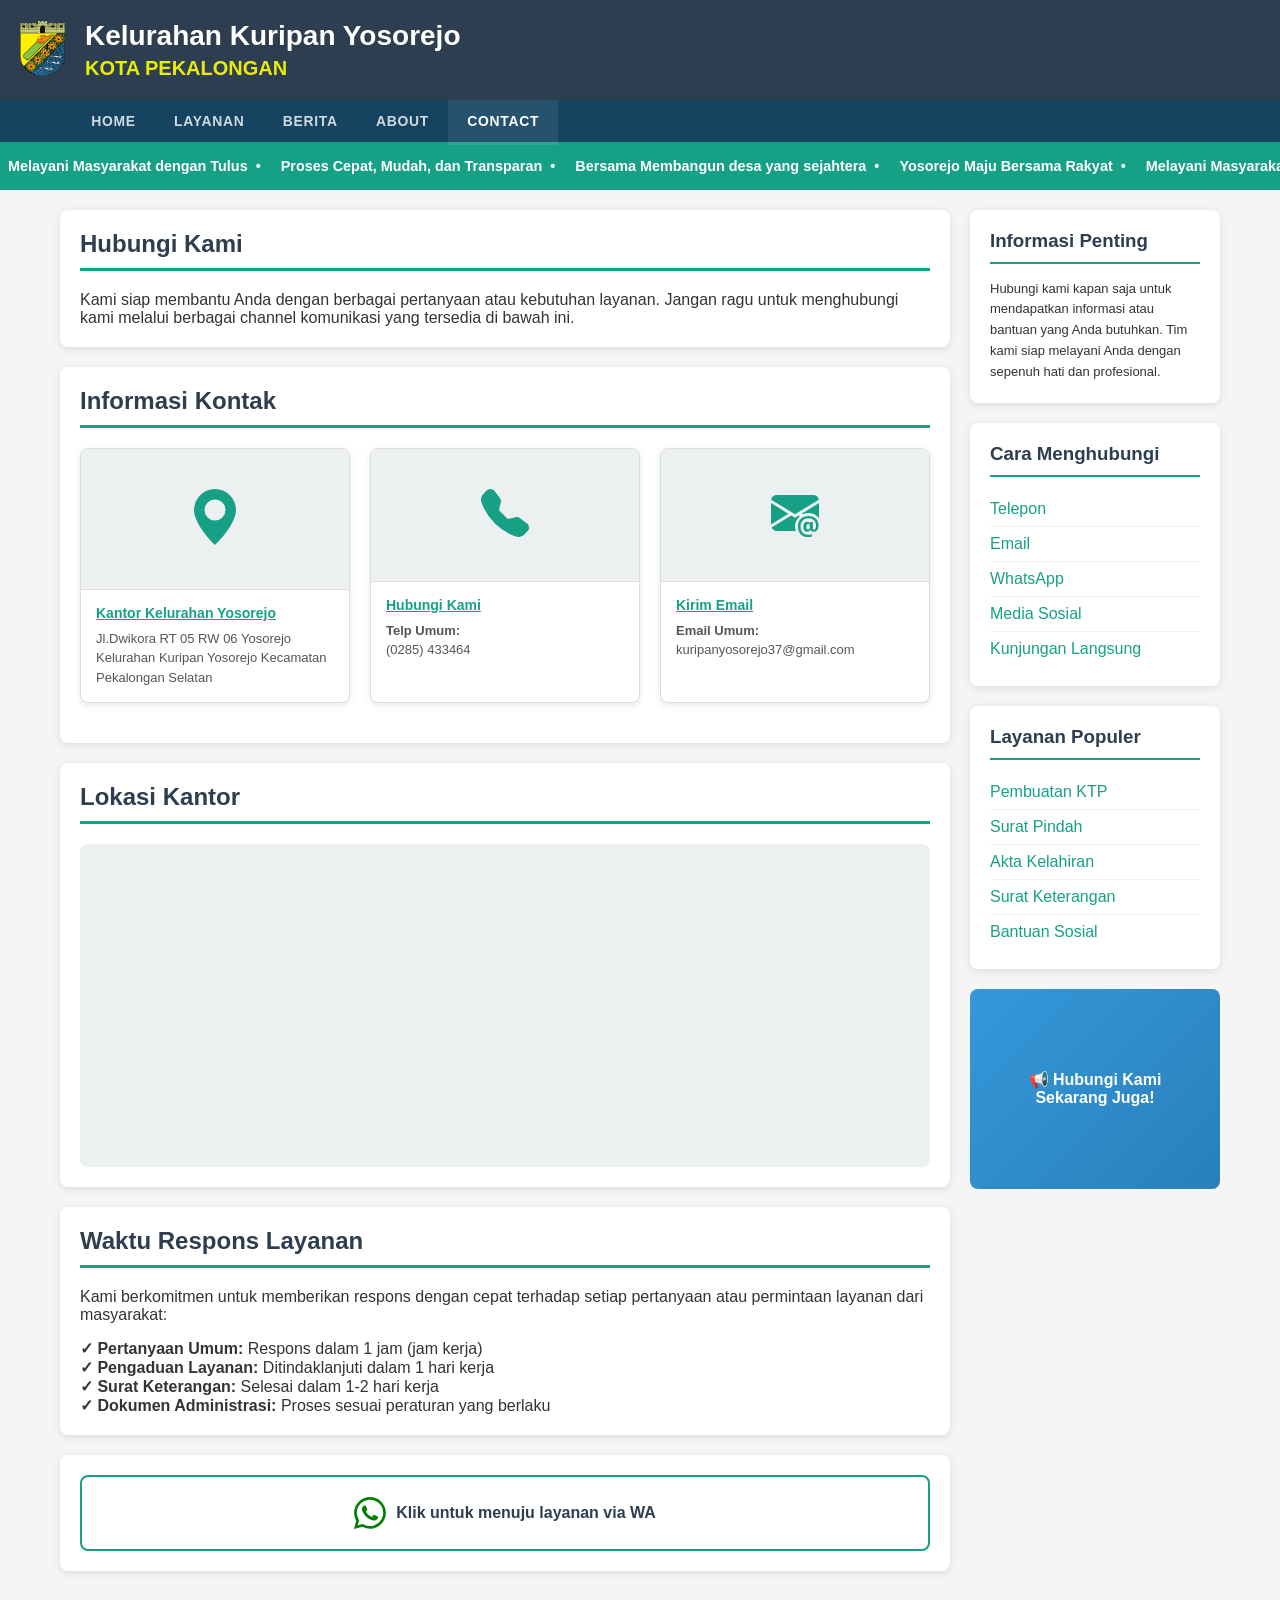
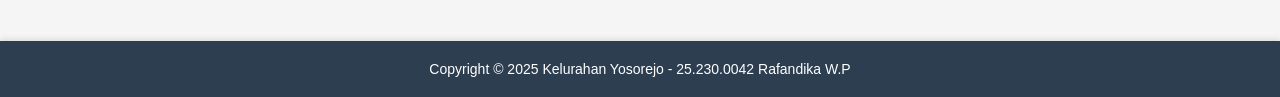
<file: contact.html>
<!DOCTYPE html>
<html lang="id">
<head>
    <meta charset="UTF-8">
    <meta name="viewport" content="width=device-width, initial-scale=1.0">
    <title>Contact - Kelurahan Yosorejo</title>
    <link rel="stylesheet" href="style.css">
</head>
<body>
    <header>
        <div class="logo">
            <img src="img/logokota.png" alt="">
        </div>
        <div class="header-text">
            <h1>Kelurahan Kuripan Yosorejo</h1>
            <p>Kota Pekalongan</p>
        </div>
    </header>

    <nav class="navigasi">
        <ul>
            <li><a href="index.html">HOME</a></li>
            <li><a href="layanan.html">LAYANAN</a></li>
            <li><a href="berita.html">BERITA</a></li>
            <li><a href="about.html">ABOUT</a></li>
            <li><a href="contact.html" class="aktif">CONTACT</a></li>
        </ul>
    </nav>

    <div class="slogan-berjalan">
      <div class="slogan-teks">
        <span>Melayani Masyarakat dengan Tulus &nbsp;&bull;&nbsp;</span>
        <span>Proses Cepat, Mudah, dan Transparan &nbsp;&bull;&nbsp;</span>
        <span>Bersama Membangun desa yang sejahtera &nbsp;&bull;&nbsp;</span>
        <span>Yosorejo Maju Bersama Rakyat &nbsp;&bull;&nbsp;</span>
        <span>Melayani Masyarakat dengan Tulus &nbsp;&bull;&nbsp;</span>
        <span>Proses Cepat, Mudah, dan Transparan &nbsp;&bull;&nbsp;</span>
        <span>Bersama Membangun desa yang sejahtera &nbsp;&bull;&nbsp;</span>
        <span>Yosorejo Maju Bersama Rakyat &nbsp;&bull;&nbsp;</span>
      </div>
    </div>

    <div class="container">
        <!-- Main Content -->
        <main class="main-content">
            <!-- Contact Content -->
            <section class="konten">
                <h2>Hubungi Kami</h2>
                <p>Kami siap membantu Anda dengan berbagai pertanyaan atau kebutuhan layanan. Jangan ragu untuk menghubungi kami melalui berbagai channel komunikasi yang tersedia di bawah ini.</p>
            </section>

            <!-- Contact Information -->
            <section class="konten">
                <h2>Informasi Kontak</h2>
                <div class="produk-grid">
                    <!-- Alamat -->
                    <div class="produk-item">
                        <div class="produk-gambar">
                             <p><svg xmlns="http://www.w3.org/2000/svg" width="56" height="56" fill="#16A085" class="bi bi-geo-alt-fill" viewBox="0 0 16 16">
  <path d="M8 16s6-5.686 6-10A6 6 0 0 0 2 6c0 4.314 6 10 6 10m0-7a3 3 0 1 1 0-6 3 3 0 0 1 0 6"/>
</svg></p>
                        </div>
                        <div class="produk-info">
                            <h3>Kantor Kelurahan Yosorejo</h3>
                            <p>Jl.Dwikora RT 05 RW 06 Yosorejo Kelurahan Kuripan Yosorejo Kecamatan Pekalongan Selatan</p>
                        </div>
                    </div>

                    <!-- Telepon -->
                    <div class="produk-item">
                        <div class="produk-gambar">
                            <p><svg xmlns="http://www.w3.org/2000/svg" width="48" height="48" fill="#16A085" class="bi bi-telephone-fill" viewBox="0 0 16 16">
  <path fill-rule="evenodd" d="M1.885.511a1.745 1.745 0 0 1 2.61.163L6.29 2.98c.329.423.445.974.315 1.494l-.547 2.19a.68.68 0 0 0 .178.643l2.457 2.457a.68.68 0 0 0 .644.178l2.189-.547a1.75 1.75 0 0 1 1.494.315l2.306 1.794c.829.645.905 1.87.163 2.611l-1.034 1.034c-.74.74-1.846 1.065-2.877.702a18.6 18.6 0 0 1-7.01-4.42 18.6 18.6 0 0 1-4.42-7.009c-.362-1.03-.037-2.137.703-2.877z"/>
</svg></p>
                        </div>
                        <div class="produk-info">
                            <h3>Hubungi Kami</h3>
                            <p><strong>Telp Umum:</strong><br>
                            (0285) 433464<br><br>
                        </div>
                    </div>

                    <div class="produk-item">
                        <div class="produk-gambar">
                            <p><svg xmlns="http://www.w3.org/2000/svg" width="48" height="48" fill="#16A085" class="bi bi-envelope-at-fill" viewBox="0 0 16 16">
  <path d="M2 2A2 2 0 0 0 .05 3.555L8 8.414l7.95-4.859A2 2 0 0 0 14 2zm-2 9.8V4.698l5.803 3.546zm6.761-2.97-6.57 4.026A2 2 0 0 0 2 14h6.256A4.5 4.5 0 0 1 8 12.5a4.49 4.49 0 0 1 1.606-3.446l-.367-.225L8 9.586zM16 9.671V4.697l-5.803 3.546.338.208A4.5 4.5 0 0 1 12.5 8c1.414 0 2.675.652 3.5 1.671"/>
  <path d="M15.834 12.244c0 1.168-.577 2.025-1.587 2.025-.503 0-1.002-.228-1.12-.648h-.043c-.118.416-.543.643-1.015.643-.77 0-1.259-.542-1.259-1.434v-.529c0-.844.481-1.4 1.26-1.4.585 0 .87.333.953.63h.03v-.568h.905v2.19c0 .272.18.42.411.42.315 0 .639-.415.639-1.39v-.118c0-1.277-.95-2.326-2.484-2.326h-.04c-1.582 0-2.64 1.067-2.64 2.724v.157c0 1.867 1.237 2.654 2.57 2.654h.045c.507 0 .935-.07 1.18-.18v.731c-.219.1-.643.175-1.237.175h-.044C10.438 16 9 14.82 9 12.646v-.214C9 10.36 10.421 9 12.485 9h.035c2.12 0 3.314 1.43 3.314 3.034zm-4.04.21v.227c0 .586.227.8.581.8.31 0 .564-.17.564-.743v-.367c0-.516-.275-.708-.572-.708-.346 0-.573.245-.573.791"/>
</svg></p>
                        </div>
                        <div class="produk-info">
                            <h3>Kirim Email</h3>
                            <p><strong>Email Umum:</strong><br>
                            kuripanyosorejo37@gmail.com<br><br>
                     
                        </div>
                    </div>

                </div>
            </section>

            <section class="konten">
                <h2>Lokasi Kantor</h2>
                <div style="background-color: #ecf0f1; padding: 10px; text-align: center; border-radius: 8px; margin-top: 15px;">
                    <p style="color: #7f8c8d; font-size: 14px;"><iframe src="https://www.google.com/maps/embed?pb=!1m18!1m12!1m3!1d3960.8319983350452!2d109.68275849999999!3d-6.910682!2m3!1f0!2f0!3f0!3m2!1i1024!2i768!4f13.1!3m3!1m2!1s0x2e7024140e5d160d%3A0xe0a3dc078f3beee3!2sKantor%20Kelurahan%20Kuripan%20Yosorejo!5e0!3m2!1sid!2sid!4v1779194912091!5m2!1sid!2sid" class="maps" style="border:0;" allowfullscreen="" loading="lazy" referrerpolicy="no-referrer-when-downgrade"></iframe></p>
                </div>
            </section>

            <!-- Response Time -->
            <section class="konten">
                <h2>Waktu Respons Layanan</h2>
                <p>Kami berkomitmen untuk memberikan respons dengan cepat terhadap setiap pertanyaan atau permintaan layanan dari masyarakat:</p>
                <div style="margin-top: 15px;">
                    <p><strong>✓ Pertanyaan Umum:</strong> Respons dalam 1 jam (jam kerja)</p>
                    <p><strong>✓ Pengaduan Layanan:</strong> Ditindaklanjuti dalam 1 hari kerja</p>
                    <p><strong>✓ Surat Keterangan:</strong> Selesai dalam 1-2 hari kerja</p>
                    <p><strong>✓ Dokumen Administrasi:</strong> Proses sesuai peraturan yang berlaku</p>
                </div>
            </section>

            <section class="konten">
                <a style="text-decoration: none;" href="https://wa.me/+6289653036694">
                    <div class="produk-lainnya" style="display: flex; align-items: center; justify-content: center; gap: 10px;">
                        <svg xmlns="http://www.w3.org/2000/svg" width="32" height="32" fill="green" class="bi bi-whatsapp" viewBox="0 0 16 16">
                        <path d="M13.601 2.326A7.85 7.85 0 0 0 7.994 0C3.627 0 .068 3.558.064 7.926c0 1.399.366 2.76 1.057 3.965L0 16l4.204-1.102a7.9 7.9 0 0 0 3.79.965h.004c4.368 0 7.926-3.558 7.93-7.93A7.9 7.9 0 0 0 13.6 2.326zM7.994 14.521a6.6 6.6 0 0 1-3.356-.92l-.24-.144-2.494.654.666-2.433-.156-.251a6.56 6.56 0 0 1-1.007-3.505c0-3.626 2.957-6.584 6.591-6.584a6.56 6.56 0 0 1 4.66 1.931 6.56 6.56 0 0 1 1.928 4.66c-.004 3.639-2.961 6.592-6.592 6.592m3.615-4.934c-.197-.099-1.17-.578-1.353-.646-.182-.065-.315-.099-.445.099-.133.197-.513.646-.627.775-.114.133-.232.148-.43.05-.197-.1-.836-.308-1.592-.985-.59-.525-.985-1.175-1.103-1.372-.114-.198-.011-.304.088-.403.087-.088.197-.232.296-.346.1-.114.133-.198.198-.33.065-.134.034-.248-.015-.347-.05-.099-.445-1.076-.612-1.47-.16-.389-.323-.335-.445-.34-.114-.007-.247-.007-.38-.007a.73.73 0 0 0-.529.247c-.182.198-.691.677-.691 1.654s.71 1.916.81 2.049c.098.133 1.394 2.132 3.383 2.992.47.205.84.326 1.129.418.475.152.904.129 1.246.08.38-.058 1.171-.48 1.338-.943.164-.464.164-.86.114-.943-.049-.084-.182-.133-.38-.232"/>
                        </svg>
                        <p style="margin: 0;">Klik untuk menuju layanan via WA</p>
                    </div>
                </a>
            </section>
        </main>

        <!-- Sidebar -->
        <aside class="sidebar">
            <!-- Contact Info -->
            <div class="sidebar-box">
                <h3>Informasi Penting</h3>
                <p style="font-size: 13px; line-height: 1.6;">Hubungi kami kapan saja untuk mendapatkan informasi atau bantuan yang Anda butuhkan. Tim kami siap melayani Anda dengan sepenuh hati dan profesional.</p>
            </div>

            <!-- Contact Methods -->
            <div class="sidebar-box">
                <h3>Cara Menghubungi</h3>
                <ul>
                    <li><a href="#">Telepon</a></li>
                    <li><a href="#">Email</a></li>
                    <li><a href="#">WhatsApp</a></li>
                    <li><a href="#">Media Sosial</a></li>
                    <li><a href="#">Kunjungan Langsung</a></li>
                </ul>
            </div>

            <!-- Layanan Umum -->
            <div class="sidebar-box">
                <h3>Layanan Populer</h3>
                <ul>
                    <li><a href="layanan.html">Pembuatan KTP</a></li>
                    <li><a href="layanan.html">Surat Pindah</a></li>
                    <li><a href="layanan.html">Akta Kelahiran</a></li>
                    <li><a href="layanan.html">Surat Keterangan</a></li>
                    <li><a href="layanan.html">Bantuan Sosial</a></li>
                </ul>
            </div>

            <!-- Iklan -->
            <div class="iklan-produk">
                📢 Hubungi Kami Sekarang Juga!
            </div>
        </aside>
    </div>

    <!-- Footer -->
    <footer>
        <p>Copyright &copy; 2025 Kelurahan Yosorejo - 25.230.0042 Rafandika W.P</p>
    </footer>
</body>
</html>
</file>
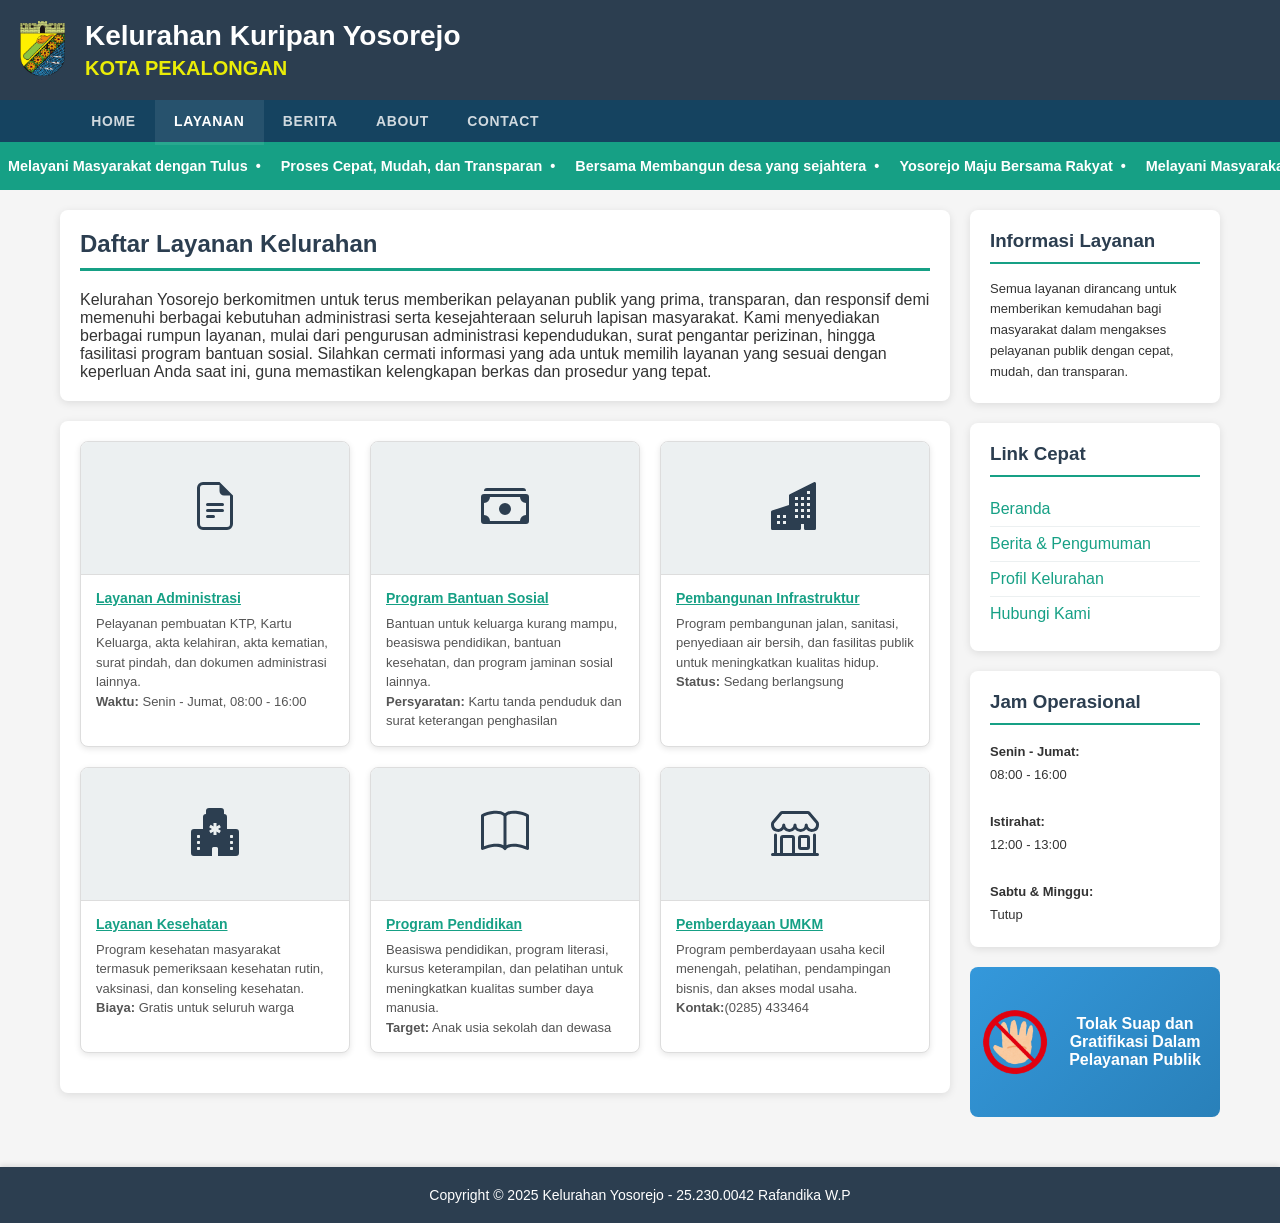
<file: layanan.html>
<!DOCTYPE html>
<html lang="id">
<head>
    <meta charset="UTF-8">
    <meta name="viewport" content="width=device-width, initial-scale=1.0">
    <title>Layanan - Kelurahan Yosorejo</title>
    <link rel="stylesheet" href="style.css">
</head>
<body>
    <header>
        <div class="logo">
            <img src="img/logokota.png" alt="">
        </div>
        <div class="header-text">
            <h1>Kelurahan Kuripan Yosorejo</h1>
            <p>Kota Pekalongan</p>
        </div>
    </header>

    <nav class="navigasi">
        <ul>
            <li><a href="index.html">HOME</a></li>
            <li><a href="layanan.html" class="aktif">LAYANAN</a></li>
            <li><a href="berita.html">BERITA</a></li>
            <li><a href="about.html">ABOUT</a></li>
            <li><a href="contact.html">CONTACT</a></li>
        </ul>
    </nav>

    <div class="slogan-berjalan">
      <div class="slogan-teks">
        <span>Melayani Masyarakat dengan Tulus &nbsp;&bull;&nbsp;</span>
        <span>Proses Cepat, Mudah, dan Transparan &nbsp;&bull;&nbsp;</span>
        <span>Bersama Membangun desa yang sejahtera &nbsp;&bull;&nbsp;</span>
        <span>Yosorejo Maju Bersama Rakyat &nbsp;&bull;&nbsp;</span>
        <span>Melayani Masyarakat dengan Tulus &nbsp;&bull;&nbsp;</span>
        <span>Proses Cepat, Mudah, dan Transparan &nbsp;&bull;&nbsp;</span>
        <span>Bersama Membangun desa yang sejahtera &nbsp;&bull;&nbsp;</span>
        <span>Yosorejo Maju Bersama Rakyat &nbsp;&bull;&nbsp;</span>
      </div>
    </div>

    <div class="container">
        <main class="main-content">
            <section class="konten">
                <h2>Daftar Layanan Kelurahan</h2>
                <Silakan>Kelurahan Yosorejo berkomitmen untuk terus memberikan pelayanan publik yang prima, transparan, dan responsif demi memenuhi berbagai kebutuhan administrasi serta kesejahteraan seluruh lapisan masyarakat. Kami menyediakan berbagai rumpun layanan, mulai dari pengurusan administrasi kependudukan, surat pengantar perizinan, hingga fasilitasi program bantuan sosial. Silahkan cermati informasi yang ada untuk memilih layanan yang sesuai dengan keperluan Anda saat ini, guna memastikan kelengkapan berkas dan prosedur yang tepat.</p>
            </section>

            <section class="konten">
                <div class="produk-grid">
                    <div class="produk-item">
                        <div class="produk-gambar">
                            <p><svg
                    xmlns="http://www.w3.org/2000/svg"
                    width="48"
                    height="48"
                    fill="currentColor"
                    class="bi bi-file-earmark-text"
                    viewBox="0 0 16 16"
                  >
                    <path
                      d="M5.5 7a.5.5 0 0 0 0 1h5a.5.5 0 0 0 0-1zM5 9.5a.5.5 0 0 1 .5-.5h5a.5.5 0 0 1 0 1h-5a.5.5 0 0 1-.5-.5m0 2a.5.5 0 0 1 .5-.5h2a.5.5 0 0 1 0 1h-2a.5.5 0 0 1-.5-.5"
                    />
                    <path
                      d="M9.5 0H4a2 2 0 0 0-2 2v12a2 2 0 0 0 2 2h8a2 2 0 0 0 2-2V4.5zm0 1v2A1.5 1.5 0 0 0 11 4.5h2V14a1 1 0 0 1-1 1H4a1 1 0 0 1-1-1V2a1 1 0 0 1 1-1z"
                    />
                  </svg></p>
                        </div>
                        <div class="produk-info">
                            <h3>Layanan Administrasi</h3>
                            <p><strong></strong> Pelayanan pembuatan KTP, Kartu Keluarga, akta kelahiran, akta kematian, surat pindah, dan dokumen administrasi lainnya.</p>
                            <p><strong>Waktu:</strong> Senin - Jumat, 08:00 - 16:00</p>
                        </div>
                    </div>

                    <div class="produk-item">
                        <div class="produk-gambar">
                            <p><svg xmlns="http://www.w3.org/2000/svg" width="48" height="48" fill="currentColor" class="bi bi-cash-stack" viewBox="0 0 16 16">
  <path d="M1 3a1 1 0 0 1 1-1h12a1 1 0 0 1 1 1zm7 8a2 2 0 1 0 0-4 2 2 0 0 0 0 4"/>
  <path d="M0 5a1 1 0 0 1 1-1h14a1 1 0 0 1 1 1v8a1 1 0 0 1-1 1H1a1 1 0 0 1-1-1zm3 0a2 2 0 0 1-2 2v4a2 2 0 0 1 2 2h10a2 2 0 0 1 2-2V7a2 2 0 0 1-2-2z"/>
</svg></p>
                        </div>
                        <div class="produk-info">
                            <h3>Program Bantuan Sosial</h3>
                            <p><strong></strong> Bantuan untuk keluarga kurang mampu, beasiswa pendidikan, bantuan kesehatan, dan program jaminan sosial lainnya.</p>
                            <p><strong>Persyaratan:</strong> Kartu tanda penduduk dan surat keterangan penghasilan</p>
                        </div>
                    </div>

                    <div class="produk-item">
                        <div class="produk-gambar">
                            <p><svg xmlns="http://www.w3.org/2000/svg" width="48" height="48" fill="currentColor" class="bi bi-buildings-fill" viewBox="0 0 16 16">
  <path d="M15 .5a.5.5 0 0 0-.724-.447l-8 4A.5.5 0 0 0 6 4.5v3.14L.342 9.526A.5.5 0 0 0 0 10v5.5a.5.5 0 0 0 .5.5h9a.5.5 0 0 0 .5-.5V14h1v1.5a.5.5 0 0 0 .5.5h3a.5.5 0 0 0 .5-.5zM2 11h1v1H2zm2 0h1v1H4zm-1 2v1H2v-1zm1 0h1v1H4zm9-10v1h-1V3zM8 5h1v1H8zm1 2v1H8V7zM8 9h1v1H8zm2 0h1v1h-1zm-1 2v1H8v-1zm1 0h1v1h-1zm3-2v1h-1V9zm-1 2h1v1h-1zm-2-4h1v1h-1zm3 0v1h-1V7zm-2-2v1h-1V5zm1 0h1v1h-1z"/>
</svg></p>
                        </div>
                        <div class="produk-info">
                            <h3>Pembangunan Infrastruktur</h3>
                            <p><strong></strong> Program pembangunan jalan, sanitasi, penyediaan air bersih, dan fasilitas publik untuk meningkatkan kualitas hidup.</p>
                            <p><strong>Status:</strong> Sedang berlangsung</p>
                        </div>
                    </div>

                    <div class="produk-item">
                        <div class="produk-gambar">
                            <svg xmlns="http://www.w3.org/2000/svg" width="48" height="48" fill="#2C3E50" class="bi bi-hospital-fill" viewBox="0 0 16 16">
  <path d="M6 0a1 1 0 0 0-1 1v1a1 1 0 0 0-1 1v4H1a1 1 0 0 0-1 1v7a1 1 0 0 0 1 1h6v-2.5a.5.5 0 0 1 .5-.5h1a.5.5 0 0 1 .5.5V16h6a1 1 0 0 0 1-1V8a1 1 0 0 0-1-1h-3V3a1 1 0 0 0-1-1V1a1 1 0 0 0-1-1zm2.5 5.034v1.1l.953-.55.5.867L9 7l.953.55-.5.866-.953-.55v1.1h-1v-1.1l-.953.55-.5-.866L7 7l-.953-.55.5-.866.953.55v-1.1zM2.25 9h.5a.25.25 0 0 1 .25.25v.5a.25.25 0 0 1-.25.25h-.5A.25.25 0 0 1 2 9.75v-.5A.25.25 0 0 1 2.25 9m0 2h.5a.25.25 0 0 1 .25.25v.5a.25.25 0 0 1-.25.25h-.5a.25.25 0 0 1-.25-.25v-.5a.25.25 0 0 1 .25-.25M2 13.25a.25.25 0 0 1 .25-.25h.5a.25.25 0 0 1 .25.25v.5a.25.25 0 0 1-.25.25h-.5a.25.25 0 0 1-.25-.25zM13.25 9h.5a.25.25 0 0 1 .25.25v.5a.25.25 0 0 1-.25.25h-.5a.25.25 0 0 1-.25-.25v-.5a.25.25 0 0 1 .25-.25M13 11.25a.25.25 0 0 1 .25-.25h.5a.25.25 0 0 1 .25.25v.5a.25.25 0 0 1-.25.25h-.5a.25.25 0 0 1-.25-.25zm.25 1.75h.5a.25.25 0 0 1 .25.25v.5a.25.25 0 0 1-.25.25h-.5a.25.25 0 0 1-.25-.25v-.5a.25.25 0 0 1 .25-.25"/>
</svg>
                        </div>
                        <div class="produk-info">
                            <h3>Layanan Kesehatan</h3>
                            <p><strong></strong> Program kesehatan masyarakat termasuk pemeriksaan kesehatan rutin, vaksinasi, dan konseling kesehatan.</p>
                            <p><strong>Biaya:</strong> Gratis untuk seluruh warga</p>
                        </div>
                    </div>

                    <div class="produk-item">
                        <div class="produk-gambar">
                            <svg xmlns="http://www.w3.org/2000/svg" width="48" height="48" fill="#2C3E50" class="bi bi-book" viewBox="0 0 16 16">
  <path d="M1 2.828c.885-.37 2.154-.769 3.388-.893 1.33-.134 2.458.063 3.112.752v9.746c-.935-.53-2.12-.603-3.213-.493-1.18.12-2.37.461-3.287.811zm7.5-.141c.654-.689 1.782-.886 3.112-.752 1.234.124 2.503.523 3.388.893v9.923c-.918-.35-2.107-.692-3.287-.81-1.094-.111-2.278-.039-3.213.492zM8 1.783C7.015.936 5.587.81 4.287.94c-1.514.153-3.042.672-3.994 1.105A.5.5 0 0 0 0 2.5v11a.5.5 0 0 0 .707.455c.882-.4 2.303-.881 3.68-1.02 1.409-.142 2.59.087 3.223.877a.5.5 0 0 0 .78 0c.633-.79 1.814-1.019 3.222-.877 1.378.139 2.8.62 3.681 1.02A.5.5 0 0 0 16 13.5v-11a.5.5 0 0 0-.293-.455c-.952-.433-2.48-.952-3.994-1.105C10.413.809 8.985.936 8 1.783"/>
</svg>
                        </div>
                        <div class="produk-info">
                            <h3>Program Pendidikan</h3>
                            <p><strong></strong> Beasiswa pendidikan, program literasi, kursus keterampilan, dan pelatihan untuk meningkatkan kualitas sumber daya manusia.</p>
                            <p><strong>Target:</strong> Anak usia sekolah dan dewasa</p>
                        </div>
                    </div>

                    <div class="produk-item">
                        <div class="produk-gambar">
                            <p><svg xmlns="http://www.w3.org/2000/svg" width="48" height="48" fill="#2C3E50" class="bi bi-shop" viewBox="0 0 16 16">
  <path d="M2.97 1.35A1 1 0 0 1 3.73 1h8.54a1 1 0 0 1 .76.35l2.609 3.044A1.5 1.5 0 0 1 16 5.37v.255a2.375 2.375 0 0 1-4.25 1.458A2.37 2.37 0 0 1 9.875 8 2.37 2.37 0 0 1 8 7.083 2.37 2.37 0 0 1 6.125 8a2.37 2.37 0 0 1-1.875-.917A2.375 2.375 0 0 1 0 5.625V5.37a1.5 1.5 0 0 1 .361-.976zm1.78 4.275a1.375 1.375 0 0 0 2.75 0 .5.5 0 0 1 1 0 1.375 1.375 0 0 0 2.75 0 .5.5 0 0 1 1 0 1.375 1.375 0 1 0 2.75 0V5.37a.5.5 0 0 0-.12-.325L12.27 2H3.73L1.12 5.045A.5.5 0 0 0 1 5.37v.255a1.375 1.375 0 0 0 2.75 0 .5.5 0 0 1 1 0M1.5 8.5A.5.5 0 0 1 2 9v6h1v-5a1 1 0 0 1 1-1h3a1 1 0 0 1 1 1v5h6V9a.5.5 0 0 1 1 0v6h.5a.5.5 0 0 1 0 1H.5a.5.5 0 0 1 0-1H1V9a.5.5 0 0 1 .5-.5M4 15h3v-5H4zm5-5a1 1 0 0 1 1-1h2a1 1 0 0 1 1 1v3a1 1 0 0 1-1 1h-2a1 1 0 0 1-1-1zm3 0h-2v3h2z"/>
</svg></p>
                        </div>
                        <div class="produk-info">
                            <h3>Pemberdayaan UMKM</h3>
                            <p><strong></strong> Program pemberdayaan usaha kecil menengah, pelatihan, pendampingan bisnis, dan akses modal usaha.</p>
                            <p><strong>Kontak:</strong>(0285) 433464</p>
                        </div>
                    </div>
                </div>
            </section>

            
        </main>

        <aside class="sidebar">
            <div class="sidebar-box">
                <h3>Informasi Layanan</h3>
                <p style="font-size: 13px; line-height: 1.6;">Semua layanan dirancang untuk memberikan kemudahan bagi masyarakat dalam mengakses pelayanan publik dengan cepat, mudah, dan transparan.</p>
            </div>

            <div class="sidebar-box">
                <h3>Link Cepat</h3>
                <ul>
                    <li><a href="index.html">Beranda</a></li>
                    <li><a href="berita.html">Berita & Pengumuman</a></li>
                    <li><a href="about.html">Profil Kelurahan</a></li>
                    <li><a href="contact.html">Hubungi Kami</a></li>
                </ul>
            </div>

            <div class="sidebar-box">
                <h3>Jam Operasional</h3>
                <p style="font-size: 13px; line-height: 1.8;">
                    <strong>Senin - Jumat:</strong><br>
                    08:00 - 16:00<br>
                    <br>
                    <strong>Istirahat:</strong><br>
                    12:00 - 13:00<br>
                    <br>
                    <strong>Sabtu & Minggu:</strong><br>
                    Tutup
                </p>
            </div>

            <div class="iklan-suap">
                <img src="img/no.png" alt="">
                <p>Tolak Suap dan Gratifikasi Dalam Pelayanan Publik</p>
                
            </div>
        </aside>
    </div>

    <footer>
        <p>Copyright &copy; 2025 Kelurahan Yosorejo - 25.230.0042 Rafandika W.P</p>
    </footer>
</body>
</html>
</file>
<file: style.css>
* {
    margin: 0;
    padding: 0;
    box-sizing: border-box;
}

body {
    font-family: 'Arial', sans-serif;
    background-color: #f5f5f5;
    color: #333;
}

header {
    background-color: #2c3e50;
    color: white;
    padding: 20px;
    box-shadow: 0 2px 5px rgba(0, 0, 0, 0.1);
    display: flex;
    align-items: center;
    justify-content: start;
}

header img{
    width: 45px;
    height: 55px;
    margin-right: 20px;
}

header h1 {
    font-size: 28px;
    margin-bottom: 5px;
}

header p {
    font-size: 20px;
    font-weight: bold;
    text-transform: uppercase;
    color: yellow;
    opacity: 0.9;
}


.navigasi {
  background: #154360;
}

.navigasi ul {
  max-width: 1200px;
  margin: 0 auto;
  padding: 0 2rem;
  display: flex;
  text-decoration: none;
}

.navigasi ul li{
    list-style: none;
}

.navigasi ul li a {
  display: block;
  color: rgba(255,255,255,0.8);
  padding: 0.8rem 1.2rem;
  font-size: 0.87rem;
  font-weight: 600;
  letter-spacing: 0.05em;
  text-transform: uppercase;
  text-decoration: none;
  border-bottom: 3px solid transparent;
  margin-bottom: -3px;
  transition: all 0.2s;
}

.navigasi ul li a:hover,
.navigasi ul li a.aktif {
  color: #fff;
  background: rgba(255,255,255,0.08);
}

.slogan-berjalan {
  background: #16a085;
  overflow: hidden;
  padding: 0.5rem 0;
}

.slogan-teks {
  display: inline-flex;
  white-space: nowrap;
  animation: jalan 30s linear infinite;
  color: #fff;
  font-weight: 600;
  font-size: 0.9rem;
}

.slogan-teks span {
  padding: 0.5rem;
}

@keyframes jalan {
  0%   { transform: translateX(0); }
  100% { transform: translateX(-50%); }
}

.selamat-datang {
    background: linear-gradient(135deg, #16a085 0%, #1abc9c 100%);
    color: white;
    padding: 40px 20px;
    border-radius: 8px;
    position: relative;
    display: flex;
    justify-content: space-between;
    align-items: center;
    width: 100%;
    gap: 20px;
    overflow: hidden;
}

.selamat-datang .hero-main{
    max-width: 600px;
    flex: 1;
}

.selamat-datang .hero-main p {
    line-height: 1.6;
    font-size: 16px;
}

.selamat-datang .hero-logo {
    display: flex;
    align-items: center;
    justify-content: center;
    flex-shrink: 0;
}


.selamat-datang .hero-logo img {
    width: 120px;
    height: 140px;
    object-fit: contain;
}

.selamat-datang::before {
  content: '';
  position: absolute;
  top: -60px;
  right: -60px;
  width: 240px;
  height: 240px;
  background: rgba(255,255,255,0.06);
  border-radius: 50%;
}

.selamat-datang span{
    display: block;
    font-weight: bold;
}

.selamat-datang span:first-child {
    font-size: 40px;
}

.selamat-datang span:nth-child(2) {
    font-size: 30px;
    color: yellow;
    margin-bottom: 10px;
}

/* Main Container */
.container {
    display: flex;
    max-width: 1200px;
    margin: 0 auto;
    gap: 20px;
    padding: 20px;
}

.main-content {
    flex: 1;
}

.konten {
    background-color: white;
    padding: 20px;
    border-radius: 8px;
    box-shadow: 0 2px 8px rgba(0, 0, 0, 0.1);
    margin-bottom: 20px;
}

.konten h2 {
    color: #2c3e50;
    margin-bottom: 20px;
    border-bottom: 3px solid #16a085;
    padding-bottom: 10px;
}

.produk-grid {
    display: grid;
    grid-template-columns: repeat(auto-fit, minmax(250px, 1fr));
    gap: 20px;
    margin-bottom: 20px;
}

.produk-item {
    background-color: white;
    border: 1px solid #ddd;
    border-radius: 8px;
    overflow: hidden;
    box-shadow: 0 2px 6px rgba(0, 0, 0, 0.1);
    transition: transform 0.3s ease, box-shadow 0.3s ease;
}

.produk-item:hover {
    transform: translateY(-5px);
    box-shadow: 0 4px 12px rgba(0, 0, 0, 0.15);
}

.produk-gambar {
    background-color: #ecf0f1;
    padding: 40px;
    text-align: center;
    border-bottom: 1px solid #ddd;
}


.imgspecial{
    width: 1200px;
    height: 900px;
}

.produk-gambar p {
    font-weight: bold;
    color: #2c3e50;
}


.produk-gambar-berita {
    background-color: #ecf0f1;
    text-align: center;
    border-bottom: 1px solid #ddd;
}

.produk-info-berita p{
    text-align: justify;
}

.produk-gambar-berita img {
    max-width: 100%;
    height: auto;
    border-radius: 4px;
}

.produk-info {
    padding: 15px;
}

.produk-info h3 {
    color: #16a085;
    font-size: 14px;
    margin-bottom: 8px;
    text-decoration: underline;
}

.produk-info p {
    font-size: 13px;
    color: #555;
    line-height: 1.5;
}

.produk-lainnya {
    background-color: white;
    padding: 20px;
    border: 2px solid #16a085;
    border-radius: 8px;
    text-align: center;
    color: #2c3e50;
    font-weight: bold;
    cursor: pointer;
    transition: background-color 0.3s ease;
}

.produk-lainnya:hover {
    background-color: #ecf0f1;
}

.sidebar {
    width: 250px;
}

.sidebar-box {
    background-color: white;
    padding: 20px;
    border-radius: 8px;
    box-shadow: 0 2px 8px rgba(0, 0, 0, 0.1);
    margin-bottom: 20px;
}

.sidebar-box h3 {
    color: #2c3e50;
    margin-bottom: 15px;
    border-bottom: 2px solid #16a085;
    padding-bottom: 10px;
}

.sidebar-box img {
    width: 100%;
}

.sidebar-box img {
    width: 100%;
}



.sidebar-box ul {
    list-style: none;
}

.sidebar-box ul li {
    padding: 8px 0;
    border-bottom: 1px solid #ecf0f1;
}

.sidebar-box ul li:last-child {
    border-bottom: none;
}

.sidebar-box ul li a {
    color: #16a085;
    text-decoration: none;
    transition: color 0.3s ease;
}

.sidebar-box ul li a:hover {
    color: #1abc9c;
    text-decoration: underline;
}

.iklan-produk {
    background: linear-gradient(135deg, #3498db, #2980b9);
    color: white;
    padding: 30px;
    border-radius: 8px;
    text-align: center;
    min-height: 200px;
    display: flex;
    align-items: center;
    justify-content: center;
    font-weight: bold;
    font-size: 16px;
}

.iklan-suap {
    background: linear-gradient(135deg, #3498db, #2980b9);
    color: white;
    padding: 5px;
    border-radius: 8px;
    text-align: center;
    min-height: 150px;
    display: flex;
    align-items: center;
    justify-content: center;
    font-weight: bold;
    font-size: 16px;
}



.iklan-suap img {
    width: 80px;
    height: 80px;
}

footer {
    background-color: #2c3e50;
    color: white;
    text-align: center;
    padding: 20px;
    margin-top: 30px;
    box-shadow: 0 -2px 5px rgba(0, 0, 0, 0.1);
}

footer p {
    font-size: 14px;
}

.hero-stats {
    display: flex;
    gap: 20px;
    margin: 15px 0 0 0;
    padding: 15px 0 0 0;
    border-top: 1px solid rgba(255, 255, 255, 0.2);
}

.stat-item {
    display: flex;
    flex-direction: column;
    align-items: flex-start;
}

.stat-number {
    font-size: 12px;
    font-weight: bold;
    color: white;
}

.stat-label {
    font-size: 9px;
    color: rgba(255, 255, 255, 0.85);
    margin-top: 2px;
}

.maps{
    width: 800px; 
    height: 300px;
}

@media (max-width: 1024px) {
    .maps{
        width: 400px; 
        height: 300px;
    }
}


@media (max-width: 768px) {
    .container {
        flex-direction: column;
    }

    .sidebar {
        width: 100%;
    }

    nav ul {
        flex-direction: column;
    }

    nav ul li a {
        border-right: none;
        border-bottom: 1px solid #2c3e50;
    }

    nav ul li:last-child a {
        border-bottom: none;
    }

    .produk-grid {
        grid-template-columns: repeat(auto-fit, minmax(200px, 1fr));
    }

    header h1 {
        font-size: 20px;
    }

    .selamat-datang {
        flex-direction: column;
        text-align: center;
        padding: 30px 20px;
    }

    .selamat-datang .hero-main {
        max-width: 100%;
    }

    .selamat-datang .hero-main span:first-child {
        font-size: 35px;
    }

    .selamat-datang .hero-main span:nth-child(2) {
        font-size: 28px;
    }

    .selamat-datang .hero-main p {
        font-size: 14px;
    }

    .hero-stats {
        gap: 15px;
        margin: 12px 0 0 0;
        padding: 12px 0 0 0;
    }

    .stat-number {
        font-size: 11px;
    }

    .stat-label {
        font-size: 8px;
    }

    .selamat-datang .hero-logo {
        display: none;
    }


    .hero-main {
        font-size: 15px;
    }

    .slogan {
        font-size: 18px;
        padding: 20px;
    }

    .maps{
        width: 350px; 
        height: 300px;
    }
}

@media (max-width: 480px) {
    .container {
        padding: 10px;
        gap: 10px;
    }

    header {
        padding: 15px;
    }

    header h1 {
        font-size: 18px;
    }

    header p {
        font-size: 12px;
    }

    nav ul li a {
        padding: 12px 15px;
        font-size: 12px;
    }

    .navigasi ul {
        flex-direction: row;
        padding: 0 1rem;
    }

    .navigasi ul li a {
        padding: 0.6rem 0.7rem;
        font-size: 0.7rem;
    }

    .selamat-datang {
        flex-direction: column;
        text-align: center;
        padding: 20px 15px;
    }

    .selamat-datang .hero-main {
        max-width: 100%;
        font-size: 14px;
    }

    .selamat-datang .hero-main span:first-child {
        font-size: 28px;
    }

    .selamat-datang .hero-main span:nth-child(2) {
        font-size: 22px;
    }

    .selamat-datang .hero-main p {
        font-size: 13px;
        line-height: 1.5;
    }

    .hero-stats {
        gap: 12px;
        margin: 10px 0 0 0;
        padding: 10px 0 0 0;
    }

    .stat-number {
        font-size: 10px;
    }

    .stat-label {
        font-size: 7px;
    }

    .selamat-datang .hero-logo {
        margin-left: 0;
        width: 100%;
        margin-top: 20px;
    }

    .selamat-datang .hero-logo img {
        display: none;
    }

    .slogan {
        font-size: 16px;
        padding: 15px;
    }

    .konten {
        padding: 15px;
    }

    .produk-grid {
        grid-template-columns: 1fr;
    }

    .sidebar-box {
        padding: 15px;
    }

    .maps{
        width: 300px; 
        height: 300px;
    }
}
</file>
